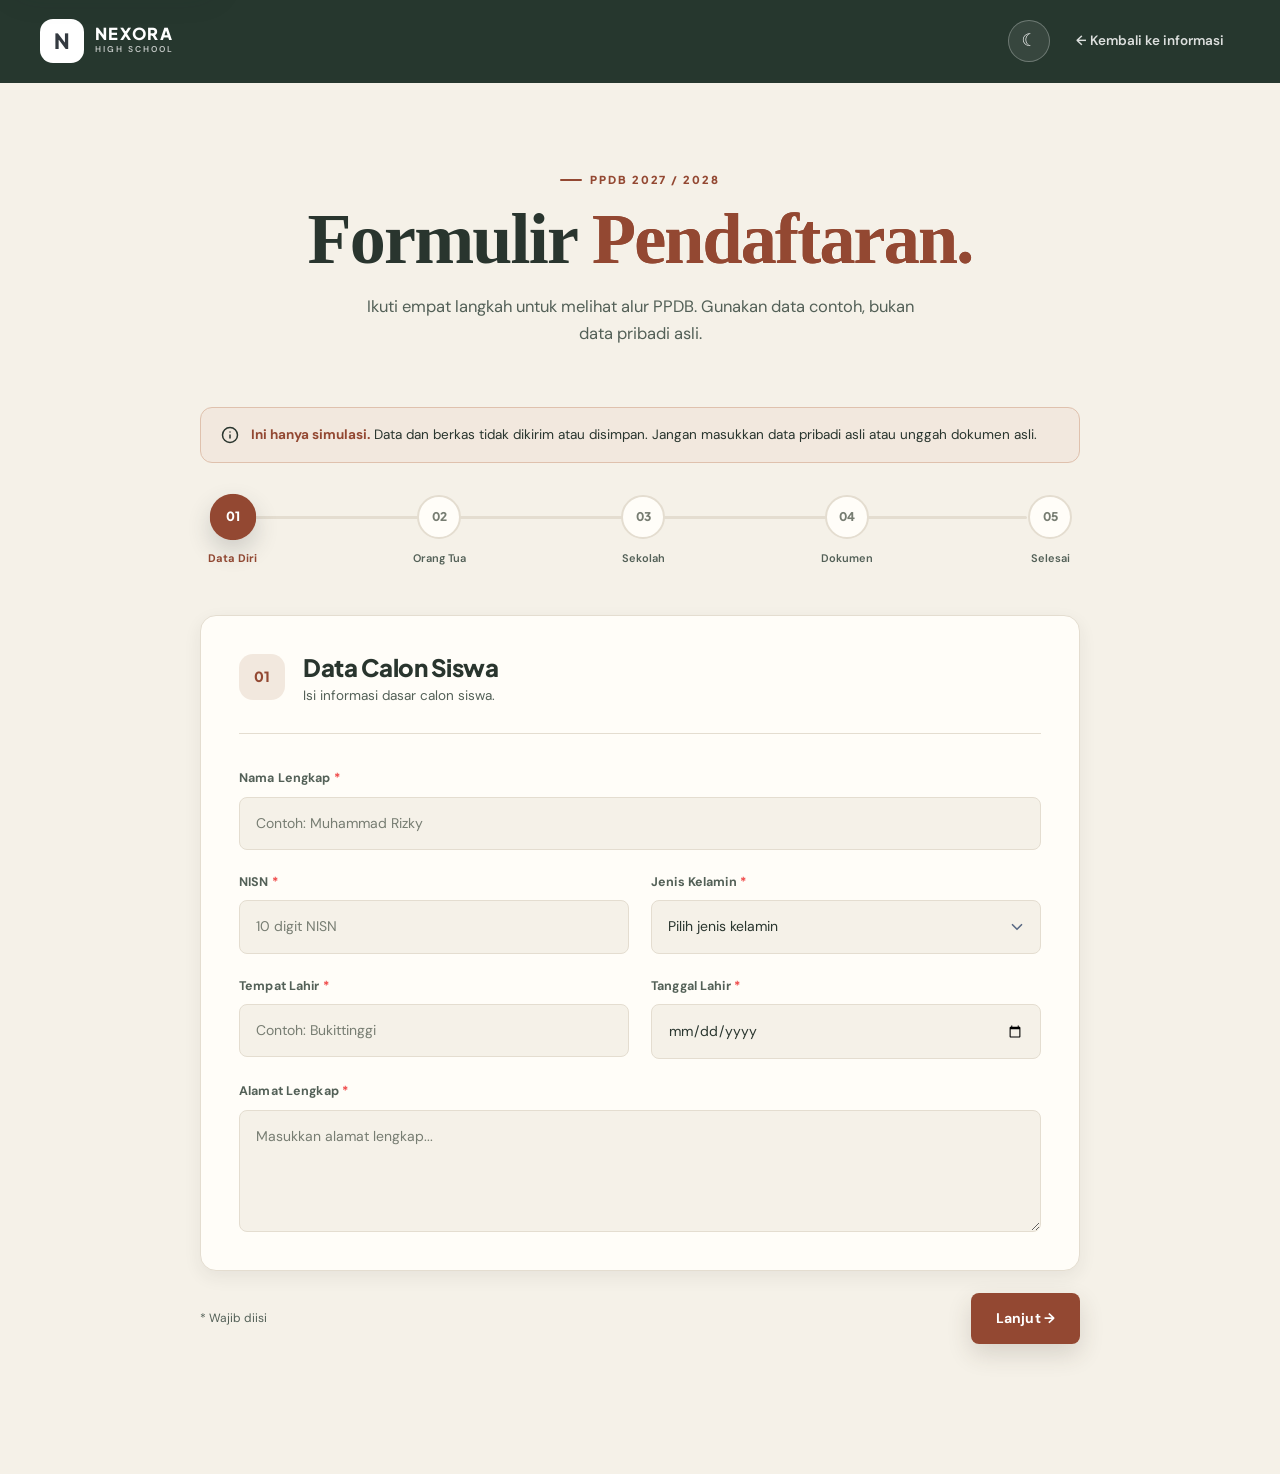
<file: form.html>
<!DOCTYPE html>
<html lang="id">

<head>

    <meta charset="UTF-8">

    <meta name="viewport"
          content="width=device-width, initial-scale=1.0">

    <title>Form Pendaftaran | Nexora High School</title>
    <meta name="description" content="Formulir pendaftaran siswa baru Nexora High School untuk PPDB 2027/2028.">

    <meta name="theme-color" content="#102A43">

    <script>
    localStorage.getItem("nexora-theme")==="dark"&&document.documentElement.classList.add("dark");
    </script>

    <link rel="icon" type="image/svg+xml" href="favicon.svg">
    <link rel="apple-touch-icon" href="apple-touch-icon.png">
    <link rel="manifest" href="manifest.json">

    <link rel="preconnect"
          href="https://fonts.googleapis.com">

    <link rel="preconnect"
          href="https://fonts.gstatic.com"
          crossorigin>

    <link href="https://fonts.googleapis.com/css2?family=DM+Sans:wght@400;500;600;700&family=Plus+Jakarta+Sans:wght@500;600;700;800&display=swap"
          rel="stylesheet">

    <link rel="stylesheet"
          href="css/style.css">

</head>


<body class="form-page">

<div class="scroll-progress" aria-hidden="true"><div id="scrollProgress"></div></div>
<a class="skip-link" href="#main-content">Lewati ke konten utama</a>


<header class="navbar" id="navbar">

    <div class="container nav-container">

        <a href="index.html" class="logo">

            <span class="logo-icon">N</span>

            <span>

                <strong>NEXORA</strong>

                <small>HIGH SCHOOL</small>

            </span>

        </a>


        <div class="nav-actions">

            <button type="button" class="theme-toggle"
                    id="themeToggle" aria-label="Aktifkan tema gelap" title="Ganti tema">

                ◐

            </button>

            <a href="pendaftaran.html"
               class="back-link">

                ← Kembali ke informasi

            </a>

        </div>

    </div>

</header>


<main class="form-main" id="main-content">


<div class="container">


<div class="form-header reveal">

    <span class="section-label">
        PPDB 2027 / 2028
    </span>

    <h1>
        Formulir
        <span>Pendaftaran.</span>
    </h1>

    <p>
        Ikuti empat langkah untuk melihat alur PPDB.
        Gunakan data contoh, bukan data pribadi asli.
    </p>

</div>


<div class="form-notice reveal" role="note">
    <svg width="18" height="18" viewBox="0 0 24 24" fill="none" stroke="currentColor" stroke-width="2" stroke-linecap="round" stroke-linejoin="round"><circle cx="12" cy="12" r="10"></circle><line x1="12" y1="16" x2="12" y2="12"></line><line x1="12" y1="8" x2="12.01" y2="8"></line></svg>
    <span>
        <strong>Ini hanya simulasi.</strong> Data dan berkas tidak dikirim atau disimpan.
        Jangan masukkan data pribadi asli atau unggah dokumen asli.
    </span>
</div>


<!-- PROGRESS -->

<div class="form-progress" role="group" aria-label="Tahapan simulasi pendaftaran">

    <div class="progress-line">

        <div id="progressBar"></div>

    </div>


    <div class="progress-step active" aria-current="step">

        <span>01</span>

        <small>Data Diri</small>

    </div>


    <div class="progress-step">

        <span>02</span>

        <small>Orang Tua</small>

    </div>


    <div class="progress-step">

        <span>03</span>

        <small>Sekolah</small>

    </div>


    <div class="progress-step">

        <span>04</span>

        <small>Dokumen</small>

    </div>


    <div class="progress-step">

        <span>05</span>

        <small>Selesai</small>

    </div>

</div>


<!-- FORM -->

<form id="registrationForm"
      class="registration-form"
      autocomplete="off"
      novalidate>


<!-- STEP 1 -->

<section class="form-step active" aria-hidden="false">

    <div class="form-card">

        <div class="form-card-heading">

            <span>01</span>

            <div>

                <h2 tabindex="-1">
                    Data Calon Siswa
                </h2>

                <p>
                    Isi informasi dasar calon siswa.
                </p>

            </div>

        </div>


        <div class="form-grid">


            <div class="input-group full">

                <label for="nama">
                    Nama Lengkap
                    <span>*</span>
                </label>

                <input
                    type="text"
                    id="nama"
                    name="nama"
                    placeholder="Contoh: Muhammad Rizky"
                    required>

            </div>


            <div class="input-group">

                <label for="nisn">
                    NISN
                    <span>*</span>
                </label>

                <input
                    type="text"
                    id="nisn"
                    name="nisn"
                    inputmode="numeric"
                    placeholder="10 digit NISN"
                    maxlength="10"
                    pattern="[0-9]{10}"
                    required>

            </div>


            <div class="input-group">

                <label for="gender">
                    Jenis Kelamin
                    <span>*</span>
                </label>

                <select id="gender" name="gender" required>

                    <option value="">
                        Pilih jenis kelamin
                    </option>

                    <option value="Laki-laki">
                        Laki-laki
                    </option>

                    <option value="Perempuan">
                        Perempuan
                    </option>

                </select>

            </div>


            <div class="input-group">

                <label for="tempat-lahir">
                    Tempat Lahir
                    <span>*</span>
                </label>

                <input
                    type="text"
                    id="tempat-lahir"
                    name="tempat_lahir"
                    placeholder="Contoh: Bukittinggi"
                    required>

            </div>


            <div class="input-group">

                <label for="tanggal-lahir">
                    Tanggal Lahir
                    <span>*</span>
                </label>

                <input
                    type="date"
                    id="tanggal-lahir"
                    name="tanggal_lahir"
                    required>

            </div>


            <div class="input-group full">

                <label for="alamat">
                    Alamat Lengkap
                    <span>*</span>
                </label>

                <textarea
                    name="alamat"
                    id="alamat"
                    rows="4"
                    placeholder="Masukkan alamat lengkap..."
                    required></textarea>

            </div>


        </div>

    </div>


    <div class="form-navigation">

        <span>
            * Wajib diisi
        </span>

        <button type="button"
                class="btn btn-primary next-btn">

            Lanjut →

        </button>

    </div>

</section>


<!-- STEP 2 -->

<section class="form-step" aria-hidden="true">

    <div class="form-card">

        <div class="form-card-heading">

            <span>02</span>

            <div>

                <h2 tabindex="-1">
                    Data Orang Tua / Wali
                </h2>

                <p>
                    Informasi orang tua atau wali calon siswa.
                </p>

            </div>

        </div>


        <div class="form-grid">


            <div class="input-group">

                <label for="ayah">
                    Nama Ayah
                    <span>*</span>
                </label>

                <input
                    type="text"
                    id="ayah"
                    name="ayah"
                    placeholder="Nama lengkap ayah"
                    required>

            </div>


            <div class="input-group">

                <label for="ibu">
                    Nama Ibu
                    <span>*</span>
                </label>

                <input
                    type="text"
                    id="ibu"
                    name="ibu"
                    placeholder="Nama lengkap ibu"
                    required>

            </div>


            <div class="input-group">

                <label for="phone">
                    No. HP Orang Tua
                    <span>*</span>
                </label>

                <input
                    type="tel"
                    id="phone"
                    name="phone"
                    inputmode="tel"
                    placeholder="08xxxxxxxxxx"
                    required>

            </div>


            <div class="input-group">

                <label for="pekerjaan">
                    Pekerjaan Orang Tua
                </label>

                <input
                    type="text"
                    id="pekerjaan"
                    name="pekerjaan"
                    placeholder="Contoh: Wiraswasta">

            </div>


            <div class="input-group full">

                <label for="email">
                    Email
                </label>

                <input
                    type="email"
                    id="email"
                    name="email"
                    placeholder="nama@email.com">

            </div>


        </div>

    </div>


    <div class="form-navigation">

        <button type="button"
                class="btn btn-secondary prev-btn">

            ← Kembali

        </button>

        <button type="button"
                class="btn btn-primary next-btn">

            Lanjut →

        </button>

    </div>

</section>


<!-- STEP 3 -->

<section class="form-step" aria-hidden="true">

    <div class="form-card">

        <div class="form-card-heading">

            <span>03</span>

            <div>

                <h2 tabindex="-1">
                    Data Sekolah Asal
                </h2>

                <p>
                    Informasi pendidikan sebelumnya.
                </p>

            </div>

        </div>


        <div class="form-grid">


            <div class="input-group full">

                <label for="sekolah">
                    Nama Sekolah Asal
                    <span>*</span>
                </label>

                <input
                    type="text"
                    id="sekolah"
                    name="sekolah"
                    placeholder="Contoh: SMP Negeri 1"
                    required>

            </div>


            <div class="input-group">

                <label for="npsn">
                    NPSN
                </label>

                <input
                    type="text"
                    id="npsn"
                    name="npsn"
                    placeholder="NPSN sekolah">

            </div>


            <div class="input-group">

                <label for="tahun">
                    Tahun Lulus
                    <span>*</span>
                </label>

                <select id="tahun" name="tahun" required>

                    <option value="">
                        Pilih tahun
                    </option>

                    <option value="2027">
                        2027
                    </option>

                    <option value="2026">
                        2026
                    </option>

                </select>

            </div>


            <div class="input-group">

                <label for="nilai">
                    Nilai Rata-rata
                    <span>*</span>
                </label>

                <input
                    type="number"
                    id="nilai"
                    name="nilai"
                    min="0"
                    max="100"
                    step="0.01"
                    placeholder="Contoh: 88.50"
                    required>

            </div>


            <div class="input-group">

                <label for="jalur">
                    Jalur Pendaftaran
                    <span>*</span>
                </label>

                <select id="jalur" name="jalur" required>

                    <option value="">
                        Pilih jalur
                    </option>

                    <option value="Prestasi">
                        Jalur Prestasi
                    </option>

                    <option value="Reguler">
                        Jalur Reguler
                    </option>

                    <option value="Afirmasi">
                        Jalur Afirmasi
                    </option>

                </select>

            </div>


            <div class="input-group full">

                <label for="program">
                    Program Pilihan
                    <span>*</span>
                </label>

                <select id="program" name="program" required>

                    <option value="">
                        Pilih program
                    </option>

                    <option value="Science">
                        Sains
                    </option>

                    <option value="Social">
                        Sosial
                    </option>

                    <option value="Technology">
                        Teknologi
                    </option>

                    <option value="Global Class">
                        Kelas Global
                    </option>

                </select>

            </div>


        </div>

    </div>


    <div class="form-navigation">

        <button type="button"
                class="btn btn-secondary prev-btn">

            ← Kembali

        </button>

        <button type="button"
                class="btn btn-primary next-btn">

            Lanjut →

        </button>

    </div>

</section>


<!-- STEP 4 -->

<section class="form-step" aria-hidden="true">

    <div class="form-card">

        <div class="form-card-heading">

            <span>04</span>

            <div>

                <h2 tabindex="-1">
                    Dokumen Pendaftaran
                </h2>

                <p>
                    Unggah berkas contoh jika ingin; langkah ini opsional.
                </p>

            </div>

        </div>


        <div class="upload-grid">


            <label class="upload-box">

                <input
                    type="file"
                    name="kk"
                    accept=".jpg,.jpeg,.png,.pdf">

                <span class="upload-icon">
                    📄
                </span>

                <strong>
                    Kartu Keluarga
                </strong>

                <small>
                    JPG, PNG atau PDF
                </small>

            </label>


            <label class="upload-box">

                <input
                    type="file"
                    name="akta"
                    accept=".jpg,.jpeg,.png,.pdf">

                <span class="upload-icon">
                    🪪
                </span>

                <strong>
                    Akta Kelahiran
                </strong>

                <small>
                    JPG, PNG atau PDF
                </small>

            </label>


            <label class="upload-box">

                <input
                    type="file"
                    name="rapor"
                    accept=".jpg,.jpeg,.png,.pdf">

                <span class="upload-icon">
                    📚
                </span>

                <strong>
                    Rapor
                </strong>

                <small>
                    JPG, PNG atau PDF
                </small>

            </label>


        </div>


    </div>


    <div class="form-navigation">

        <button type="button"
                class="btn btn-secondary prev-btn">

            ← Kembali

        </button>

        <button type="submit"
                class="btn btn-primary">

            Selesaikan Simulasi ✓

        </button>

    </div>

</section>


<!-- SUCCESS -->

<section class="form-step success-step" aria-hidden="true">

    <div class="success-card">

        <div class="success-icon">
            ✓
        </div>

        <span class="section-label">
            SIMULASI SELESAI
        </span>

        <h2 tabindex="-1">
            Alur pendaftaran
            <span>sudah dicoba.</span>
        </h2>

        <p>
            Tidak ada pendaftaran yang dikirim atau disimpan.
            Untuk informasi PPDB, silakan kembali ke halaman informasi.
        </p>

        <a href="pendaftaran.html"
           class="btn btn-primary">

            Kembali ke Info Pendaftaran

        </a>

    </div>

</section>


</form>

</div>

</main>

<button type="button" class="back-to-top" id="backToTop" aria-label="Kembali ke atas">↑</button>

<script src="js/script.js"></script>

</body>
</html>
</file>
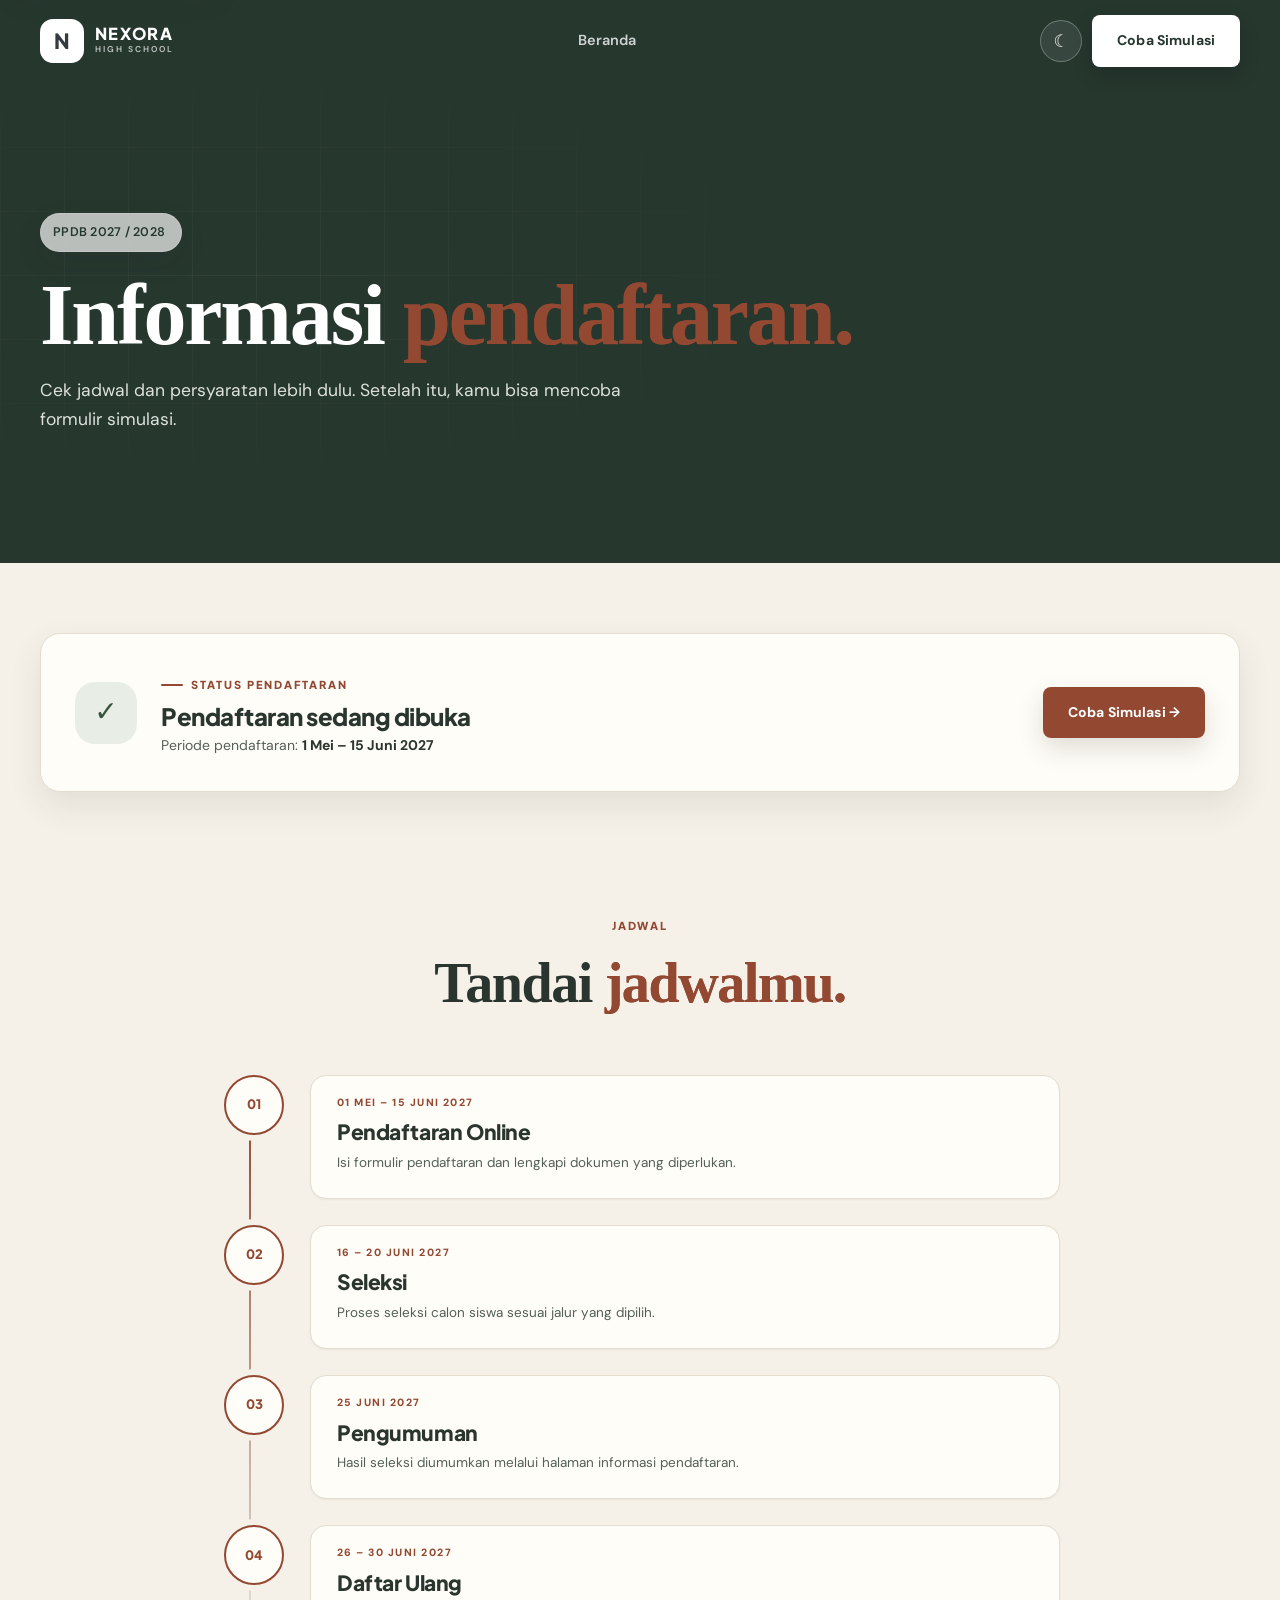
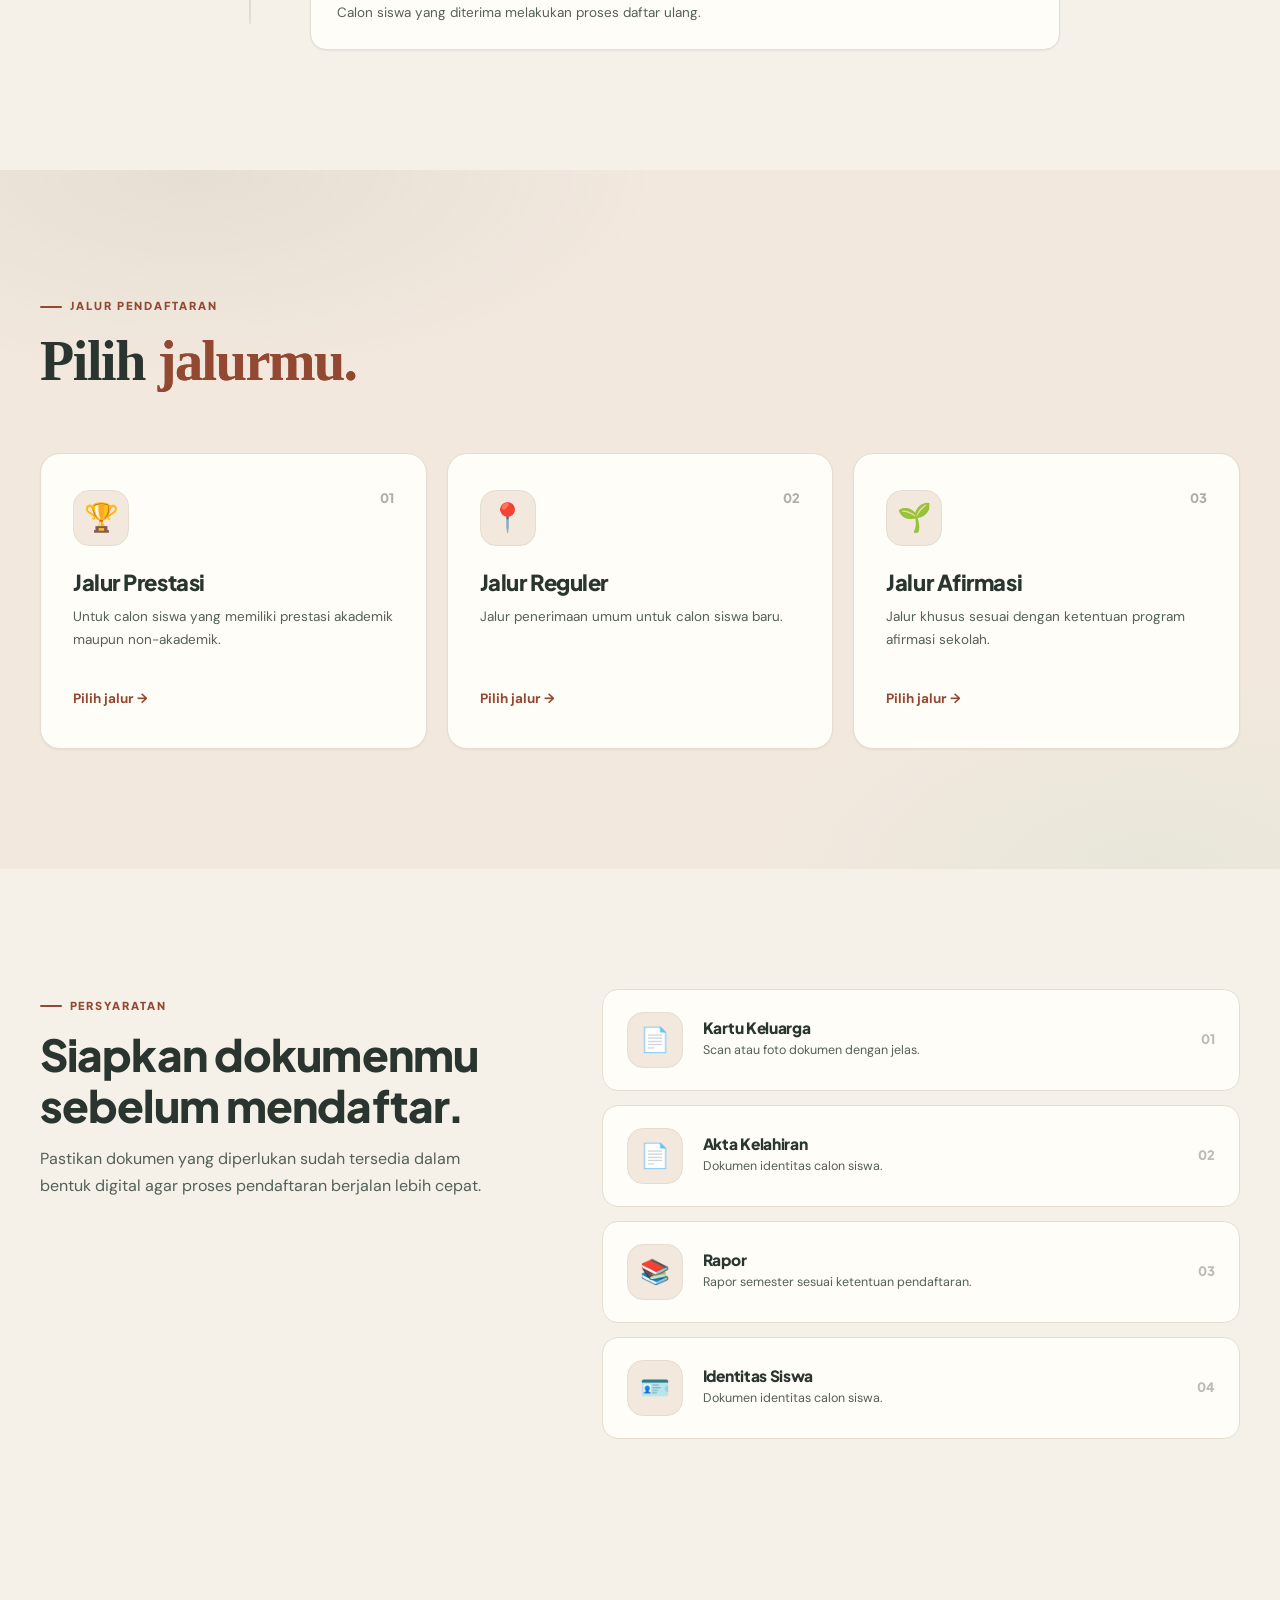
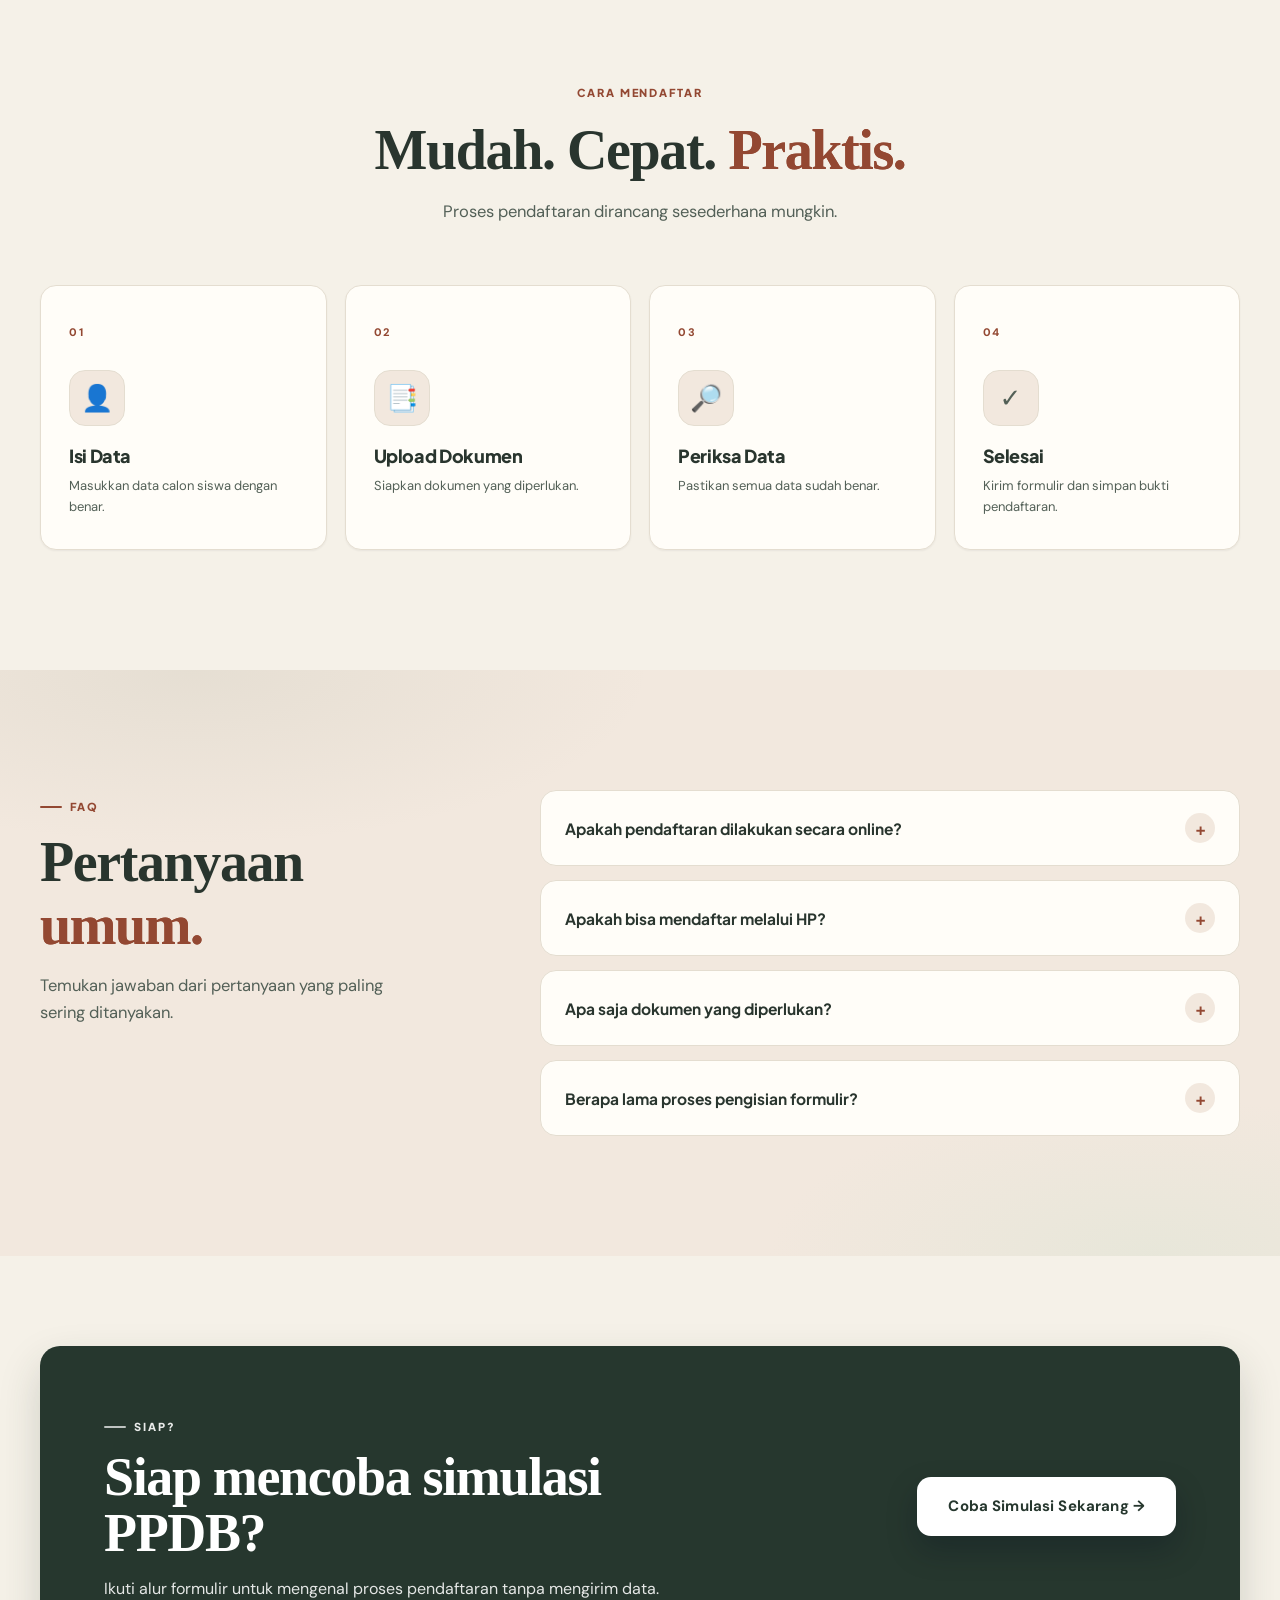
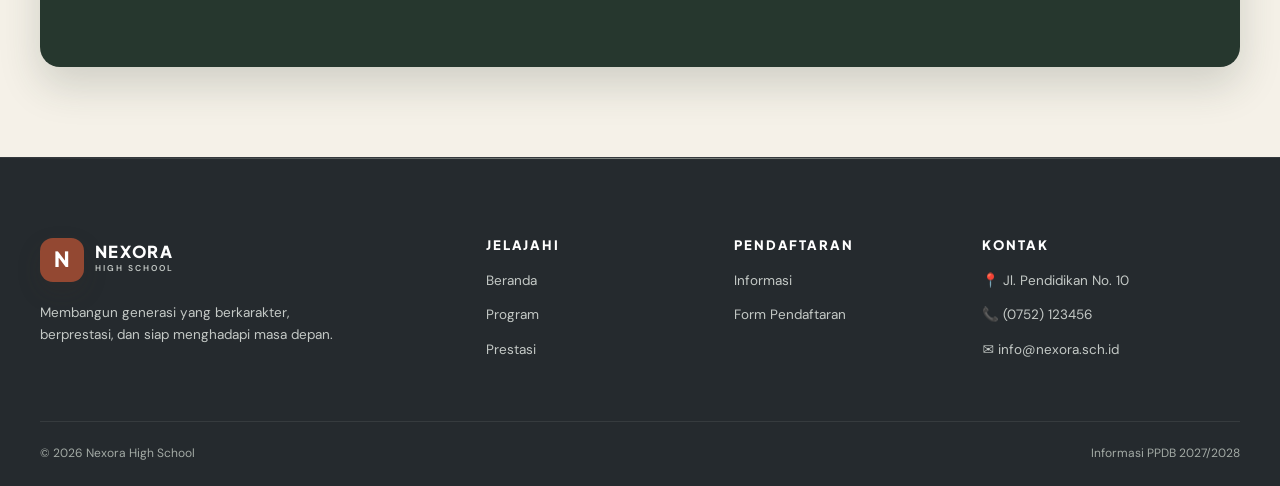
<file: pendaftaran.html>
<!DOCTYPE html>
<html lang="id">
<head>

    <meta charset="UTF-8">
    <meta name="viewport" content="width=device-width, initial-scale=1.0">

    <title>Info Pendaftaran | Nexora High School</title>
    <meta name="description" content="Informasi lengkap pendaftaran siswa baru Nexora High School 2027/2028.">
    <meta name="theme-color" content="#102A43">

    <script>
    localStorage.getItem("nexora-theme")==="dark"&&document.documentElement.classList.add("dark");
    </script>

    <link rel="icon" type="image/svg+xml" href="favicon.svg">
    <link rel="apple-touch-icon" href="apple-touch-icon.png">
    <link rel="manifest" href="manifest.json">

    <link rel="preconnect" href="https://fonts.googleapis.com">

    <link rel="preconnect"
          href="https://fonts.gstatic.com"
          crossorigin>

    <link href="https://fonts.googleapis.com/css2?family=DM+Sans:wght@400;500;600;700&family=Plus+Jakarta+Sans:wght@500;600;700;800&display=swap"
          rel="stylesheet">

    <link rel="stylesheet" href="css/style.css">

</head>

<body>


<div class="scroll-progress" aria-hidden="true"><div id="scrollProgress"></div></div>
<a class="skip-link" href="#main-content">Lewati ke konten utama</a>

<!-- NAVBAR -->

<header class="navbar" id="navbar">

    <div class="container nav-container">

        <a href="index.html" class="logo">

            <span class="logo-icon">N</span>

            <span>
                <strong>NEXORA</strong>
                <small>HIGH SCHOOL</small>
            </span>

        </a>


        <nav class="nav-menu" id="navMenu">

            <a href="index.html">Beranda</a>

        </nav>


        <div class="nav-actions">

            <button type="button" class="theme-toggle" id="themeToggle" aria-label="Aktifkan tema gelap" title="Ganti tema">
                ◐
            </button>

            <a href="form.html"
               class="btn btn-primary nav-button">
                Coba Simulasi
            </a>

            <button type="button" class="menu-toggle" id="menuToggle" aria-controls="navMenu" aria-expanded="false" aria-label="Buka menu navigasi">
                ☰
            </button>

        </div>

    </div>

</header>


<main id="main-content">


<!-- PAGE HERO -->

<section class="page-hero">

    <div class="hero-grid-lines"></div>
    <div class="hero-blob one"></div>

    <div class="container">

        <div class="page-hero-content reveal">

            <span class="hero-badge">
                PPDB 2027 / 2028
            </span>

            <h1>
                Informasi
                <span>pendaftaran.</span>
            </h1>

            <p>
                Cek jadwal dan persyaratan lebih dulu.
                Setelah itu, kamu bisa mencoba formulir simulasi.
            </p>

        </div>

    </div>

</section>


<!-- OPEN REGISTRATION -->

<section class="section registration-status">

    <div class="container">

        <div class="status-card reveal">

            <div class="status-icon">
                ✓
            </div>

            <div>

                <span class="section-label">
                    STATUS PENDAFTARAN
                </span>

                <h2>
                    Pendaftaran sedang dibuka
                </h2>

                <p>
                    Periode pendaftaran:
                    <strong>1 Mei – 15 Juni 2027</strong>
                </p>

            </div>

            <a href="form.html"
               class="btn btn-primary">
                Coba Simulasi →
            </a>

        </div>

    </div>

</section>


<!-- TIMELINE -->

<section class="section">

    <div class="container">

        <div class="section-heading center reveal">

            <span class="section-label">
                JADWAL
            </span>

            <h2>
                Tandai
                <span>jadwalmu.</span>
            </h2>

        </div>


        <div class="timeline">

            <div class="timeline-item reveal">

                <div class="timeline-number">
                    01
                </div>

                <div class="timeline-content">

                    <span>01 MEI – 15 JUNI 2027</span>

                    <h3>
                        Pendaftaran Online
                    </h3>

                    <p>
                        Isi formulir pendaftaran dan
                        lengkapi dokumen yang diperlukan.
                    </p>

                </div>

            </div>


            <div class="timeline-item reveal">

                <div class="timeline-number">
                    02
                </div>

                <div class="timeline-content">

                    <span>16 – 20 JUNI 2027</span>

                    <h3>
                        Seleksi
                    </h3>

                    <p>
                        Proses seleksi calon siswa
                        sesuai jalur yang dipilih.
                    </p>

                </div>

            </div>


            <div class="timeline-item reveal">

                <div class="timeline-number">
                    03
                </div>

                <div class="timeline-content">

                    <span>25 JUNI 2027</span>

                    <h3>
                        Pengumuman
                    </h3>

                    <p>
                        Hasil seleksi diumumkan melalui
                        halaman informasi pendaftaran.
                    </p>

                </div>

            </div>


            <div class="timeline-item reveal">

                <div class="timeline-number">
                    04
                </div>

                <div class="timeline-content">

                    <span>26 – 30 JUNI 2027</span>

                    <h3>
                        Daftar Ulang
                    </h3>

                    <p>
                        Calon siswa yang diterima melakukan
                        proses daftar ulang.
                    </p>

                </div>

            </div>

        </div>

    </div>

</section>


<!-- REGISTRATION PATH -->

<section class="section path-section">

    <div class="container">

        <div class="section-heading reveal">

            <span class="section-label">
                JALUR PENDAFTARAN
            </span>

            <h2>
                Pilih
                <span>jalurmu.</span>
            </h2>

        </div>


        <div class="path-grid">

            <article class="path-card reveal">

                <div class="path-icon">
                    🏆
                </div>

                <span>01</span>

                <h3>
                    Jalur Prestasi
                </h3>

                <p>
                    Untuk calon siswa yang memiliki
                    prestasi akademik maupun non-akademik.
                </p>

                <a href="form.html?jalur=Prestasi">
                    Pilih jalur →
                </a>

            </article>


            <article class="path-card reveal">

                <div class="path-icon">
                    📍
                </div>

                <span>02</span>

                <h3>
                    Jalur Reguler
                </h3>

                <p>
                    Jalur penerimaan umum untuk
                    calon siswa baru.
                </p>

                <a href="form.html?jalur=Reguler">
                    Pilih jalur →
                </a>

            </article>


            <article class="path-card reveal">

                <div class="path-icon">
                    🌱
                </div>

                <span>03</span>

                <h3>
                    Jalur Afirmasi
                </h3>

                <p>
                    Jalur khusus sesuai dengan
                    ketentuan program afirmasi sekolah.
                </p>

                <a href="form.html?jalur=Afirmasi">
                    Pilih jalur →
                </a>

            </article>

        </div>

    </div>

</section>


<!-- REQUIREMENTS -->

<section class="section requirements-section">

    <div class="container">

        <div class="requirements-grid">

            <div class="requirements-intro reveal">

                <span class="section-label">
                    PERSYARATAN
                </span>

                <h2>
                    Siapkan dokumenmu
                    sebelum mendaftar.
                </h2>

                <p>
                    Pastikan dokumen yang diperlukan
                    sudah tersedia dalam bentuk digital
                    agar proses pendaftaran berjalan lebih cepat.
                </p>

            </div>


            <div class="requirements-list">

                <div class="requirement reveal">

                    <div class="requirement-icon">
                        📄
                    </div>

                    <div>

                        <h3>
                            Kartu Keluarga
                        </h3>

                        <p>
                            Scan atau foto dokumen
                            dengan jelas.
                        </p>

                    </div>

                    <span>01</span>

                </div>


                <div class="requirement reveal">

                    <div class="requirement-icon">
                        📄
                    </div>

                    <div>

                        <h3>
                            Akta Kelahiran
                        </h3>

                        <p>
                            Dokumen identitas calon siswa.
                        </p>

                    </div>

                    <span>02</span>

                </div>


                <div class="requirement reveal">

                    <div class="requirement-icon">
                        📚
                    </div>

                    <div>

                        <h3>
                            Rapor
                        </h3>

                        <p>
                            Rapor semester sesuai
                            ketentuan pendaftaran.
                        </p>

                    </div>

                    <span>03</span>

                </div>


                <div class="requirement reveal">

                    <div class="requirement-icon">
                        🪪
                    </div>

                    <div>

                        <h3>
                            Identitas Siswa
                        </h3>

                        <p>
                            Dokumen identitas calon siswa.
                        </p>

                    </div>

                    <span>04</span>

                </div>

            </div>

        </div>

    </div>

</section>


<!-- HOW TO -->

<section class="section how-section">

    <div class="container">

        <div class="section-heading center reveal">

            <span class="section-label">
                CARA MENDAFTAR
            </span>

            <h2>
                Mudah. Cepat.
                <span>Praktis.</span>
            </h2>

            <p>
                Proses pendaftaran dirancang sesederhana mungkin.
            </p>

        </div>


        <div class="steps-grid">

            <div class="step reveal">

                <span>01</span>

                <div class="step-icon">
                    👤
                </div>

                <h3>
                    Isi Data
                </h3>

                <p>
                    Masukkan data calon siswa
                    dengan benar.
                </p>

            </div>


            <div class="step reveal">

                <span>02</span>

                <div class="step-icon">
                    📑
                </div>

                <h3>
                    Upload Dokumen
                </h3>

                <p>
                    Siapkan dokumen yang
                    diperlukan.
                </p>

            </div>


            <div class="step reveal">

                <span>03</span>

                <div class="step-icon">
                    🔎
                </div>

                <h3>
                    Periksa Data
                </h3>

                <p>
                    Pastikan semua data
                    sudah benar.
                </p>

            </div>


            <div class="step reveal">

                <span>04</span>

                <div class="step-icon">
                    ✓
                </div>

                <h3>
                    Selesai
                </h3>

                <p>
                    Kirim formulir dan
                    simpan bukti pendaftaran.
                </p>

            </div>

        </div>

    </div>

</section>


<!-- FAQ -->

<section class="section faq-section">

    <div class="container faq-grid">

        <div class="section-heading reveal">

            <span class="section-label">
                FAQ
            </span>

            <h2>
                Pertanyaan
                <span>umum.</span>
            </h2>

            <p>
                Temukan jawaban dari pertanyaan
                yang paling sering ditanyakan.
            </p>

        </div>


        <div class="faq-list">

            <div class="faq-item reveal">

                <button type="button" class="faq-question" aria-expanded="false" aria-controls="faq-answer-1">

                    Apakah pendaftaran dilakukan secara online?

                    <span>+</span>

                </button>

                <div class="faq-answer" id="faq-answer-1" hidden>

                    <p>
                        Ya. Pada simulasi website ini,
                        seluruh proses pendaftaran dilakukan
                        melalui formulir online.
                    </p>

                </div>

            </div>


            <div class="faq-item reveal">

                <button type="button" class="faq-question" aria-expanded="false" aria-controls="faq-answer-2">

                    Apakah bisa mendaftar melalui HP?

                    <span>+</span>

                </button>

                <div class="faq-answer" id="faq-answer-2" hidden>

                    <p>
                        Bisa. Website dirancang responsive
                        sehingga dapat digunakan melalui
                        smartphone, tablet, maupun laptop.
                    </p>

                </div>

            </div>


            <div class="faq-item reveal">

                <button type="button" class="faq-question" aria-expanded="false" aria-controls="faq-answer-3">

                    Apa saja dokumen yang diperlukan?

                    <span>+</span>

                </button>

                <div class="faq-answer" id="faq-answer-3" hidden>

                    <p>
                        Beberapa dokumen yang diperlukan
                        antara lain kartu keluarga, akta
                        kelahiran, rapor, dan identitas siswa.
                    </p>

                </div>

            </div>


            <div class="faq-item reveal">

                <button type="button" class="faq-question" aria-expanded="false" aria-controls="faq-answer-4">

                    Berapa lama proses pengisian formulir?

                    <span>+</span>

                </button>

                <div class="faq-answer" id="faq-answer-4" hidden>

                    <p>
                        Dengan dokumen yang sudah disiapkan,
                        pengisian formulir diperkirakan
                        membutuhkan waktu sekitar 5–10 menit.
                    </p>

                </div>

            </div>

        </div>

    </div>

</section>


<!-- FINAL CTA -->

<section class="cta-section">

    <div class="container">

        <div class="cta-box reveal">

            <div>

                <span class="section-label">
                    SIAP?
                </span>

                <h2>Siap mencoba simulasi PPDB?</h2>

                <p>
                    Ikuti alur formulir untuk mengenal proses
                    pendaftaran tanpa mengirim data.
                </p>

            </div>

            <a href="form.html"
               class="btn btn-white btn-large">
                Coba Simulasi Sekarang →
            </a>

        </div>

    </div>

</section>


</main>


<!-- FOOTER -->

<footer class="footer">

    <div class="container footer-grid">

        <div class="footer-brand">

            <a href="index.html" class="logo footer-logo">

                <span class="logo-icon">N</span>

                <span>
                    <strong>NEXORA</strong>
                    <small>HIGH SCHOOL</small>
                </span>

            </a>

            <p>
                Membangun generasi yang berkarakter,
                berprestasi, dan siap menghadapi masa depan.
            </p>

        </div>


        <div class="footer-column">

            <h4>Jelajahi</h4>

            <a href="index.html">Beranda</a>
            <a href="index.html#program">Program</a>
            <a href="index.html#prestasi">Prestasi</a>

        </div>


        <div class="footer-column">

            <h4>Pendaftaran</h4>

            <a href="pendaftaran.html">
                Informasi
            </a>

            <a href="form.html">
                Form Pendaftaran
            </a>

        </div>


        <div class="footer-column">

            <h4>Kontak</h4>

            <span>📍 Jl. Pendidikan No. 10</span>
            <span>📞 (0752) 123456</span>
            <span>✉️ info@nexora.sch.id</span>

        </div>

    </div>


    <div class="container footer-bottom">

        <span>
            © <span class="current-year">2026</span> Nexora High School
        </span>

        <span>Informasi PPDB 2027/2028</span>

    </div>

</footer>

<button type="button" class="back-to-top" id="backToTop" aria-label="Kembali ke atas">↑</button>

<script src="js/script.js"></script>

</body>
</html>
</file>
<file: css/style.css>
/* =========================================================
   NEXORA HIGH SCHOOL
   MAIN STYLESHEET
   ========================================================= */


/* ================= TOKENS ================= */

:root {
    --brand-50: #eefbf8;
    --brand-100: #d9f7ef;
    --brand-200: #b7f0de;
    --brand-400: #2ec4b6;
    --brand-500: #0f172a;
    --brand-600: #0b1220;
    --brand-700: #08101a;

    --cyan-400: #1abfb8;
    --violet-500: #5b4ef5;
    --green-500: #22c55e;
    --green-100: #ebfff3;
    --red-500: #ef4444;

    --primary: #0f172a;
    --primary-dark: #0b1220;

    --navy: #0f172a;
    --navy-light: #111827;

    --text: #0f172a;
    --text-light: #475569;
    --text-muted: #64748b;

    --white: #ffffff;
    --background: #f4fbff;
    --surface: #ffffff;
    --card: #ffffff;
    --border: #dfeaf2;
    --border-strong: #c7d9eb;
    --blue-light: #dffaf6;

    --grad-brand: linear-gradient(135deg, #0f172a 0%, #1abfb8 100%);
    --grad-brand-soft: linear-gradient(135deg, #dffaf6 0%, #f4fbff 100%);
    --grad-text: linear-gradient(100deg, #0f172a 0%, #1abfb8 100%);

    --r-sm: 12px;
    --r-md: 16px;
    --r-lg: 22px;
    --r-xl: 28px;
    --r-pill: 999px;

    --shadow-xs: 0 1px 2px rgba(37, 42, 46, 0.06);
    --shadow-sm: 0 6px 18px rgba(37, 42, 46, 0.07);
    --shadow-md: 0 14px 34px rgba(37, 42, 46, 0.09);
    --shadow-lg: 0 26px 60px rgba(37, 42, 46, 0.13);
    --shadow-brand: 0 14px 30px rgba(52, 58, 64, 0.2);

    --ring: 0 0 0 4px rgba(120, 138, 112, 0.2);

    --ease: cubic-bezier(0.22, 0.61, 0.36, 1);
    --t-fast: 0.2s var(--ease);
    --t: 0.32s var(--ease);
    --t-slow: 0.6s var(--ease);

    --nav-h: 82px;
}


/* ================= DARK MODE ================= */

.dark {
    --brand-50: #09131d;
    --brand-100: #102535;
    --brand-200: #183b4d;
    --brand-400: #64dacf;
    --brand-500: #14b8a6;
    --brand-600: #0ea5a2;
    --brand-700: #d7fdf3;

    --text: #ecfeff;
    --text-light: #c9d7da;
    --text-muted: #9db0b7;

    --background: #07151d;
    --surface: #0f1f2b;
    --card: #122535;
    --border: #1d3550;
    --border-strong: #2a4f67;
    --blue-light: #0f2731;

    --grad-brand-soft: linear-gradient(135deg, #102535 0%, #07151d 100%);
    --grad-text: linear-gradient(100deg, #d7fdf3 0%, #64dacf 100%);

    --shadow-xs: 0 1px 2px rgba(0, 0, 0, 0.4);
    --shadow-sm: 0 8px 20px rgba(0, 0, 0, 0.35);
    --shadow-md: 0 16px 38px rgba(0, 0, 0, 0.45);
    --shadow-lg: 0 28px 64px rgba(0, 0, 0, 0.55);
    --shadow-brand: 0 14px 32px rgba(0, 0, 0, 0.32);

    color-scheme: dark;
}

.dark img {
    filter: brightness(0.92) saturate(1.02);
}


/* ================= RESET & BASE ================= */

*,
*::before,
*::after {
    margin: 0;
    padding: 0;
    box-sizing: border-box;
}

html {
    scroll-behavior: smooth;
    -webkit-text-size-adjust: 100%;
}

body {
    font-family: "DM Sans", system-ui, -apple-system, "Segoe UI", sans-serif;
    font-size: 16px;
    color: var(--text-light);
    background: var(--background);
    line-height: 1.65;
    overflow-x: hidden;
    transition: background var(--t), color var(--t);
    -webkit-font-smoothing: antialiased;
}

img {
    width: 100%;
    display: block;
    max-width: 100%;
}

a {
    color: inherit;
    text-decoration: none;
}

ul {
    list-style: none;
}

button,
input,
textarea,
select {
    font: inherit;
    color: inherit;
}

h1, h2, h3, h4 {
    font-family: "Plus Jakarta Sans", "DM Sans", sans-serif;
    line-height: 1.12;
    letter-spacing: -0.02em;
    font-weight: 800;
    color: var(--text);
}

::selection {
    background: var(--brand-600);
    color: #fff;
}

:focus-visible {
    outline: 2px solid var(--brand-500);
    outline-offset: 3px;
    border-radius: 6px;
}

::-webkit-scrollbar {
    width: 11px;
    height: 11px;
}

::-webkit-scrollbar-track {
    background: var(--background);
}

::-webkit-scrollbar-thumb {
    background: var(--border-strong);
    border-radius: var(--r-pill);
    border: 3px solid var(--background);
}

::-webkit-scrollbar-thumb:hover {
    background: var(--brand-400);
}

section[id],
footer[id] {
    scroll-margin-top: calc(var(--nav-h) + 12px);
}


/* ================= LAYOUT ================= */

.container {
    width: min(1200px, calc(100% - 48px));
    margin-inline: auto;
}

.section {
    position: relative;
    padding: 120px 0;
}

.section-label {
    display: inline-flex;
    align-items: center;
    gap: 8px;
    color: var(--primary);
    font-family: "Plus Jakarta Sans", sans-serif;
    font-size: 11px;
    font-weight: 800;
    letter-spacing: 0.18em;
    text-transform: uppercase;
}

.section-label::before {
    content: "";
    width: 22px;
    height: 2px;
    border-radius: 2px;
    background: var(--grad-brand);
}

.section-heading {
    max-width: 680px;
    margin-bottom: 60px;
}

.section-heading.center {
    text-align: center;
    margin-inline: auto;
}

.section-heading.center .section-label::before {
    display: none;
}

.section-heading h2,
.about-content h2 {
    font-size: clamp(34px, 4.6vw, 56px);
    margin: 14px 0 16px;
}

.section-heading p,
.about-content p {
    color: var(--text-light);
    font-size: 16.5px;
    max-width: 60ch;
}

.section-heading.center p {
    margin-inline: auto;
}

.gradient-text {
    background: var(--grad-text);
    -webkit-background-clip: text;
    background-clip: text;
    color: transparent;
}


/* ================= BUTTONS ================= */

.btn {
    position: relative;
    display: inline-flex;
    align-items: center;
    justify-content: center;
    gap: 10px;
    padding: 13px 24px;
    border: 1px solid transparent;
    border-radius: var(--r-sm);
    font-size: 14px;
    font-weight: 700;
    letter-spacing: 0.01em;
    cursor: pointer;
    white-space: nowrap;
    overflow: hidden;
    transition: transform var(--t-fast), box-shadow var(--t), background var(--t), color var(--t), border-color var(--t);
}

.btn span {
    transition: transform var(--t);
}

.btn:hover {
    transform: translateY(-3px);
}

.btn:active {
    transform: translateY(-1px);
}

.btn-primary {
    background: var(--grad-brand);
    background-size: 160% 160%;
    color: #fff;
    box-shadow: var(--shadow-brand);
}

.btn-primary:hover {
    background-position: 100% 50%;
    background-color: #252a2e;
    box-shadow: 0 18px 38px rgba(37, 42, 46, 0.26);
}

.btn-primary:hover span {
    transform: translateX(4px);
}

.btn-primary::after {
    content: "";
    position: absolute;
    inset: 0;
    background: linear-gradient(115deg, transparent 30%, rgba(255, 255, 255, 0.35) 50%, transparent 70%);
    transform: translateX(-120%);
    transition: transform 0.7s var(--ease);
}

.btn-primary:hover::after {
    transform: translateX(120%);
}

.btn-outline {
    border-color: rgba(255, 255, 255, 0.35);
    color: #fff;
    background: rgba(255, 255, 255, 0.08);
    backdrop-filter: blur(10px);
}

.btn-outline:hover {
    background: rgba(255, 255, 255, 0.18);
    border-color: rgba(255, 255, 255, 0.6);
}

.hero .btn-outline {
    border-color: rgba(52, 58, 64, 0.3);
    color: #343a40;
    background: rgba(255, 255, 255, 0.46);
}

.hero .btn-outline:hover {
    border-color: #788a70;
    background: #ffffff;
}

.btn-white {
    background: #fff;
    color: #102a43;
    box-shadow: 0 14px 30px rgba(3, 12, 30, 0.25);
}

.btn-white:hover {
    box-shadow: 0 20px 40px rgba(3, 12, 30, 0.32);
}

.btn-secondary {
    background: var(--card);
    color: var(--text);
    border-color: var(--border);
    box-shadow: var(--shadow-xs);
}

.btn-secondary:hover {
    border-color: var(--brand-400);
    color: var(--primary);
    box-shadow: var(--shadow-sm);
}

.btn-large {
    padding: 16px 30px;
    font-size: 15px;
    border-radius: 14px;
}

.btn-block {
    width: 100%;
}


/* ================= SCROLL PROGRESS ================= */

.scroll-progress {
    position: fixed;
    inset: 0 0 auto 0;
    height: 3px;
    z-index: 1200;
    background: transparent;
    pointer-events: none;
}

.scroll-progress > div {
    height: 100%;
    width: 0;
    background: var(--grad-brand);
    box-shadow: 0 0 12px rgba(120, 138, 112, 0.45);
    transition: width 0.1s linear;
}


/* ================= BACK TO TOP ================= */

.back-to-top {
    position: fixed;
    right: 26px;
    bottom: 26px;
    z-index: 1100;
    width: 48px;
    height: 48px;
    display: grid;
    place-items: center;
    border: 1px solid var(--border);
    border-radius: 50%;
    background: var(--card);
    color: var(--text);
    font-size: 18px;
    cursor: pointer;
    box-shadow: var(--shadow-md);
    opacity: 0;
    visibility: hidden;
    transform: translateY(14px) scale(0.9);
    transition: opacity var(--t), transform var(--t), visibility var(--t), background var(--t), color var(--t);
}

.back-to-top.show {
    opacity: 1;
    visibility: visible;
    transform: translateY(0) scale(1);
}

.back-to-top:hover {
    background: var(--grad-brand);
    border-color: transparent;
    color: #fff;
    transform: translateY(-4px);
}


/* ================= NAVBAR ================= */

.navbar {
    position: sticky;
    top: 0;
    z-index: 1000;
    background: #343a40;
    backdrop-filter: blur(18px) saturate(160%);
    -webkit-backdrop-filter: blur(18px) saturate(160%);
    border-bottom: 1px solid transparent;
    transition: box-shadow var(--t), background var(--t), border-color var(--t), height var(--t);
}

.navbar.scrolled {
    border-bottom-color: rgba(255, 255, 255, 0.12);
    box-shadow: var(--shadow-sm);
    background: #343a40;
}

.navbar .logo small {
    color: rgba(255, 255, 255, 0.72);
}

.navbar .logo strong {
    color: #fff;
}

.nav-container {
    min-height: var(--nav-h);
    display: flex;
    align-items: center;
    justify-content: space-between;
    gap: 28px;
    transition: min-height var(--t);
}

.navbar.scrolled .nav-container {
    min-height: 68px;
}

.logo {
    display: flex;
    align-items: center;
    gap: 11px;
    flex-shrink: 0;
}

.logo-icon {
    width: 44px;
    height: 44px;
    border-radius: 13px;
    background: var(--grad-brand);
    color: #fff;
    display: grid;
    place-items: center;
    font-family: "Plus Jakarta Sans", sans-serif;
    font-weight: 800;
    font-size: 21px;
    box-shadow: var(--shadow-brand);
    transition: transform var(--t);
}

.navbar .logo-icon {
    background: #ffffff;
    color: #343a40;
    box-shadow: none;
}

.logo:hover .logo-icon {
    transform: rotate(-8deg) scale(1.05);
}

.logo strong {
    display: block;
    font-family: "Plus Jakarta Sans", sans-serif;
    font-size: 16.5px;
    font-weight: 800;
    letter-spacing: 0.08em;
    line-height: 1.1;
}

.logo small {
    display: block;
    font-size: 8.5px;
    font-weight: 600;
    letter-spacing: 0.24em;
    color: var(--text-light);
}

.nav-menu {
    display: flex;
    align-items: center;
    gap: 6px;
}

.nav-menu a {
    position: relative;
    padding: 9px 14px;
    border-radius: var(--r-pill);
    font-size: 14.5px;
    font-weight: 600;
    color: rgba(255, 255, 255, 0.78);
    transition: color var(--t-fast), background var(--t-fast);
}

.nav-menu a::after {
    content: "";
    position: absolute;
    left: 50%;
    bottom: 2px;
    width: 0;
    height: 2px;
    border-radius: 2px;
    background: #dde5d5;
    transform: translateX(-50%);
    transition: width var(--t);
}

.nav-menu a:hover {
    color: #fff;
    background: rgba(255, 255, 255, 0.1);
}

.nav-menu a.active {
    color: #fff;
}

.nav-menu a.active::after {
    width: 22px;
}

.nav-menu.open {
    background: #343a40;
}

.nav-menu.open a {
    color: rgba(255, 255, 255, 0.82);
}

.nav-menu.open a:hover,
.nav-menu.open a.active {
    color: #fff;
}

.nav-menu.open a:hover {
    background: rgba(255, 255, 255, 0.12);
}

.nav-actions {
    display: flex;
    align-items: center;
    gap: 10px;
}

.theme-toggle,
.menu-toggle {
    width: 42px;
    height: 42px;
    display: grid;
    place-items: center;
    border: 1px solid rgba(255, 255, 255, 0.28);
    border-radius: 50%;
    background: rgba(255, 255, 255, 0.08);
    color: #fff;
    font-size: 17px;
    line-height: 1;
    cursor: pointer;
    transition: background var(--t), color var(--t), border-color var(--t), transform var(--t);
}

.theme-toggle:hover,
.menu-toggle:hover {
    border-color: rgba(255, 255, 255, 0.65);
    color: #fff;
    transform: translateY(-2px);
}

.dark .theme-toggle {
    background: rgba(255, 255, 255, 0.12);
    border-color: rgba(255, 255, 255, 0.28);
    color: #fff;
}

.navbar .nav-button {
    background: #ffffff;
    color: #343a40;
    box-shadow: 0 8px 20px rgba(0, 0, 0, 0.16);
}

.navbar .nav-button:hover {
    background: #dde5d5;
    color: #252a2e;
}

.menu-toggle {
    display: none;
    font-size: 20px;
}


/* ================= HERO ================= */

.hero {
    position: relative;
    isolation: isolate;
    min-height: calc(100vh - var(--nav-h));
    max-height: 940px;
    display: flex;
    align-items: center;
    padding: 90px 0 110px;
    overflow: hidden;
    color: #343a40;
    background:
        linear-gradient(100deg, rgba(221, 229, 213, 0.97) 0%, rgba(221, 229, 213, 0.93) 48%, rgba(246, 247, 244, 0.62) 100%),
        url("https://images.unsplash.com/photo-1523050854058-8df90110c9f1?auto=format&fit=crop&w=2000&q=85")
        center / cover no-repeat;
}

.hero-overlay {
    position: absolute;
    inset: 0;
    z-index: -1;
    background:
        linear-gradient(100deg, rgba(221, 229, 213, 0.2) 0%, rgba(246, 247, 244, 0.12) 100%),
        radial-gradient(90% 70% at 82% 12%, rgba(120, 138, 112, 0.2) 0%, transparent 60%),
        radial-gradient(70% 60% at 8% 92%, rgba(255, 255, 255, 0.55) 0%, transparent 62%);
}

.hero-grid-lines {
    position: absolute;
    inset: 0;
    z-index: -1;
    background-image:
        linear-gradient(rgba(52, 58, 64, 0.045) 1px, transparent 1px),
        linear-gradient(90deg, rgba(52, 58, 64, 0.045) 1px, transparent 1px);
    background-size: 68px 68px;
    mask-image: radial-gradient(70% 60% at 30% 40%, #000 0%, transparent 78%);
    -webkit-mask-image: radial-gradient(70% 60% at 30% 40%, #000 0%, transparent 78%);
}

.hero-blob {
    position: absolute;
    z-index: -1;
    border-radius: 50%;
    filter: blur(70px);
    opacity: 0.5;
    animation: float 14s ease-in-out infinite;
}

.hero-blob.one {
    width: 380px;
    height: 380px;
    top: -110px;
    right: 4%;
    background: radial-gradient(circle, #788a70 0%, transparent 68%);
}

.hero-blob.two {
    width: 320px;
    height: 320px;
    bottom: -90px;
    left: -60px;
    background: radial-gradient(circle, #ffffff 0%, transparent 68%);
    animation-delay: -5s;
}

.hero-content {
    position: relative;
    z-index: 2;
}

.hero-text {
    max-width: 760px;
}

.hero-badge {
    display: inline-flex;
    align-items: center;
    gap: 10px;
    padding: 8px 16px 8px 12px;
    border: 1px solid rgba(52, 58, 64, 0.12);
    background: rgba(255, 255, 255, 0.68);
    backdrop-filter: blur(12px);
    -webkit-backdrop-filter: blur(12px);
    border-radius: var(--r-pill);
    font-size: 12.5px;
    font-weight: 600;
    letter-spacing: 0.02em;
    margin-bottom: 26px;
    box-shadow: 0 10px 30px rgba(37, 42, 46, 0.08);
}

.hero-badge span {
    position: relative;
    width: 8px;
    height: 8px;
    border-radius: 50%;
    background: #788a70;
    box-shadow: 0 0 0 0 rgba(120, 138, 112, 0.5);
    animation: pulse 2.4s infinite;
}

.hero h1 {
    font-size: clamp(48px, 7.6vw, 96px);
    line-height: 0.98;
    letter-spacing: -0.04em;
    margin-bottom: 26px;
    text-shadow: 0 12px 32px rgba(37, 42, 46, 0.08);
    color: #252a2e;
}

.hero h1 span,
.page-hero h1 span,
.form-header h1 span,
.cta-box h2 span,
.section-heading h2 span,
.about-content h2 span {
    background: var(--grad-text);
    -webkit-background-clip: text;
    background-clip: text;
    color: transparent;
}

.hero h1 span,
.page-hero h1 span,
.cta-box h2 span {
    background-image: linear-gradient(100deg, #788a70 0%, #596168 100%);
}

.hero p {
    max-width: 580px;
    color: #596168;
    font-size: 17.5px;
    line-height: 1.75;
    margin-bottom: 34px;
}

.hero-buttons {
    display: flex;
    gap: 14px;
    flex-wrap: wrap;
}

.hero-meta {
    display: flex;
    align-items: center;
    gap: 14px 26px;
    flex-wrap: wrap;
    margin-top: 30px;
    color: #596168;
    font-size: 13.5px;
    font-weight: 600;
}

.hero-meta span {
    display: inline-flex;
    align-items: center;
    gap: 8px;
}

.hero-meta span::before {
    content: "";
    width: 18px;
    height: 18px;
    border-radius: 50%;
    background: rgba(120, 138, 112, 0.14) url("data:image/svg+xml,%3Csvg xmlns='http://www.w3.org/2000/svg' viewBox='0 0 24 24' fill='none' stroke='%23788a70' stroke-width='3.4' stroke-linecap='round' stroke-linejoin='round'%3E%3Cpolyline points='20 6 9 17 4 12'/%3E%3C/svg%3E") center / 11px no-repeat;
}

.hero-trust {
    margin-top: 44px;
    display: flex;
    align-items: center;
    gap: 16px;
    padding: 16px 20px;
    width: fit-content;
    max-width: 100%;
    border: 1px solid rgba(52, 58, 64, 0.12);
    border-radius: var(--r-lg);
    background: rgba(255, 255, 255, 0.72);
    backdrop-filter: blur(14px);
    -webkit-backdrop-filter: blur(14px);
}

.hero-trust strong {
    display: block;
    font-family: "Plus Jakarta Sans", sans-serif;
    font-size: 15px;
}

.hero-trust small {
    display: block;
    color: #596168;
    font-size: 12.5px;
}

.avatar-group {
    display: flex;
}

.avatar {
    width: 40px;
    height: 40px;
    border-radius: 50%;
    display: grid;
    place-items: center;
    background: linear-gradient(140deg, #788a70, #343a40);
    border: 2px solid rgba(255, 255, 255, 0.9);
    margin-left: -12px;
    font-size: 12px;
    font-weight: 700;
    color: #fff;
    box-shadow: 0 6px 14px rgba(0, 0, 0, 0.25);
}

.avatar:first-child {
    margin-left: 0;
}

.hero-scroll {
    position: absolute;
    bottom: 34px;
    right: 5%;
    z-index: 3;
    display: flex;
    flex-direction: column;
    align-items: center;
    gap: 8px;
    color: rgba(52, 58, 64, 0.72);
    font-size: 10.5px;
    font-weight: 600;
    letter-spacing: 0.16em;
    text-transform: uppercase;
}

.hero-scroll span:last-child {
    animation: bob 1.9s ease-in-out infinite;
}

.dark .hero {
    color: #f3f4f2;
    background:
        linear-gradient(100deg, rgba(37, 42, 46, 0.96) 0%, rgba(52, 58, 64, 0.9) 55%, rgba(52, 58, 64, 0.68) 100%),
        url("https://images.unsplash.com/photo-1523050854058-8df90110c9f1?auto=format&fit=crop&w=2000&q=85")
        center / cover no-repeat;
}

.dark .hero-overlay {
    background: radial-gradient(70% 60% at 8% 92%, rgba(120, 138, 112, 0.2) 0%, transparent 62%);
}

.dark .hero-grid-lines {
    background-image:
        linear-gradient(rgba(255, 255, 255, 0.055) 1px, transparent 1px),
        linear-gradient(90deg, rgba(255, 255, 255, 0.055) 1px, transparent 1px);
}

.dark .hero h1,
.dark .hero p,
.dark .hero-meta,
.dark .hero-scroll,
.dark .hero-trust strong {
    color: #f3f4f2;
}

.dark .hero h1 span {
    background-image: linear-gradient(100deg, #dde5d5 0%, #a8b69d 100%);
}

.dark .hero-trust {
    background: rgba(37, 42, 46, 0.72);
    border-color: rgba(255, 255, 255, 0.16);
}

.dark .hero-trust small {
    color: #c4c9c6;
}

.dark .hero .btn-outline {
    border-color: rgba(255, 255, 255, 0.35);
    color: #fff;
    background: rgba(255, 255, 255, 0.08);
}

.dark .hero .btn-outline:hover {
    background: rgba(255, 255, 255, 0.16);
}


/* ================= STATS ================= */

.stats-section {
    position: relative;
    background: var(--card);
    border-bottom: 1px solid var(--border);
}

.stats-section::before {
    content: "";
    position: absolute;
    inset: 0 0 auto 0;
    height: 3px;
    background: var(--grad-brand);
}

.stats-grid {
    display: grid;
    grid-template-columns: repeat(4, 1fr);
}

.stat-item {
    position: relative;
    padding: 46px 24px;
    text-align: center;
    border-right: 1px solid var(--border);
    transition: background var(--t);
}

.stat-item:last-child {
    border-right: none;
}

.stat-item:hover {
    background: var(--blue-light);
}

.stat-item strong {
    display: block;
    font-family: "Plus Jakarta Sans", sans-serif;
    font-size: clamp(30px, 3.4vw, 42px);
    font-weight: 800;
    letter-spacing: -0.03em;
    background: var(--grad-text);
    -webkit-background-clip: text;
    background-clip: text;
    color: transparent;
    margin-bottom: 6px;
}

.stat-item span {
    color: var(--text-light);
    font-size: 13.5px;
    font-weight: 500;
}


/* ================= ABOUT ================= */

.about-grid {
    display: grid;
    grid-template-columns: 1.05fr 1fr;
    gap: 90px;
    align-items: center;
}

.about-image {
    position: relative;
}

.about-image::before {
    content: "";
    position: absolute;
    inset: auto -18px -18px auto;
    width: 62%;
    height: 62%;
    border-radius: var(--r-xl);
    background: var(--grad-brand);
    opacity: 0.16;
    z-index: -1;
}

.about-image img {
    height: 580px;
    object-fit: cover;
    border-radius: var(--r-xl);
    box-shadow: var(--shadow-lg);
}

.experience-card {
    position: absolute;
    right: -28px;
    bottom: 40px;
    max-width: 210px;
    padding: 24px;
    border: 1px solid var(--border);
    border-radius: var(--r-lg);
    background: var(--card);
    box-shadow: var(--shadow-lg);
}

.experience-card strong {
    display: block;
    font-family: "Plus Jakarta Sans", sans-serif;
    font-size: 38px;
    font-weight: 800;
    letter-spacing: -0.03em;
    background: var(--grad-text);
    -webkit-background-clip: text;
    background-clip: text;
    color: transparent;
}

.experience-card span {
    color: var(--text-light);
    font-size: 12.5px;
    line-height: 1.5;
}

.about-content p {
    margin-bottom: 16px;
}

.principal-section {
    position: relative;
    background: var(--surface);
}

.principal-grid {
    display: grid;
    grid-template-columns: minmax(280px, 0.82fr) minmax(0, 1.18fr);
    align-items: center;
    gap: clamp(40px, 7vw, 88px);
}

.principal-portrait {
    position: relative;
    min-height: 490px;
    overflow: hidden;
    border-radius: var(--r-xl);
    background: var(--blue-light);
    box-shadow: var(--shadow-md);
}

.principal-portrait img {
    position: absolute;
    inset: 0;
    width: 100%;
    height: 100%;
    object-fit: cover;
    object-position: center 30%;
}

.principal-photo-note {
    position: absolute;
    left: 18px;
    bottom: 18px;
    padding: 7px 12px;
    border: 1px solid rgba(255, 255, 255, 0.64);
    border-radius: var(--r-pill);
    background: rgba(255, 255, 255, 0.9);
    color: #343a40;
    font-size: 11px;
    font-weight: 700;
    letter-spacing: 0.04em;
    backdrop-filter: blur(8px);
}

.principal-content h2 {
    max-width: 620px;
    margin: 14px 0 12px;
    font-size: clamp(34px, 4.4vw, 52px);
}

.principal-role {
    margin-bottom: 22px;
    color: var(--brand-400);
    font-family: "Plus Jakarta Sans", sans-serif;
    font-size: 14px;
    font-weight: 700;
}

.principal-content > p:not(.principal-role) {
    max-width: 58ch;
    color: var(--text-light);
    font-size: 16px;
}

.principal-vision-label {
    margin: 26px 0 10px;
    color: var(--text-muted);
    font-size: 11px;
    letter-spacing: 0.14em;
    text-transform: uppercase;
}

.principal-content blockquote {
    margin: 0 0 26px;
    padding: 4px 0 4px 20px;
    border-left: 3px solid var(--brand-400);
    color: var(--text);
    font-family: "Plus Jakarta Sans", sans-serif;
    font-size: clamp(17px, 2vw, 21px);
    font-weight: 600;
    line-height: 1.55;
}

.principal-commitment {
    display: flex;
    align-items: flex-start;
    gap: 12px;
    max-width: 560px;
    padding: 16px 18px;
    border: 1px solid var(--border);
    border-radius: var(--r-md);
    background: var(--blue-light);
}

.principal-commitment > span {
    flex: 0 0 auto;
    color: var(--brand-400);
    font-size: 18px;
    line-height: 1.45;
}

.principal-commitment p {
    color: var(--text-light);
    font-size: 13.5px;
    font-weight: 500;
}

.about-points {
    display: grid;
    gap: 12px;
    margin: 26px 0 8px;
}

.about-points li {
    display: flex;
    align-items: center;
    gap: 12px;
    font-size: 14.5px;
    font-weight: 600;
}

.about-points li::before {
    content: "✓";
    flex: 0 0 auto;
    width: 24px;
    height: 24px;
    display: grid;
    place-items: center;
    border-radius: 50%;
    background: var(--grad-brand-soft);
    color: var(--primary);
    font-size: 12px;
    font-weight: 800;
}

.text-link {
    display: inline-flex;
    align-items: center;
    gap: 8px;
    margin-top: 22px;
    color: var(--primary);
    font-weight: 700;
    font-size: 14.5px;
}

.text-link::after {
    content: "";
    position: absolute;
}

.text-link {
    position: relative;
}

.text-link::before {
    content: "";
    position: absolute;
    left: 0;
    bottom: -4px;
    width: 100%;
    height: 2px;
    border-radius: 2px;
    background: var(--grad-brand);
    transform: scaleX(0);
    transform-origin: left;
    transition: transform var(--t);
}

.text-link:hover::before {
    transform: scaleX(1);
}


/* ================= WHY / FEATURES ================= */

.why-section,
.faq-section,
.path-section {
    background: var(--blue-light);
}

.why-section::before,
.faq-section::before,
.path-section::before {
    content: "";
    position: absolute;
    inset: 0;
    background:
        radial-gradient(60% 50% at 15% 0%, rgba(120, 138, 112, 0.1) 0%, transparent 60%),
        radial-gradient(50% 45% at 90% 100%, rgba(221, 229, 213, 0.5) 0%, transparent 60%);
    pointer-events: none;
}

.feature-grid {
    position: relative;
    display: grid;
    grid-template-columns: repeat(4, 1fr);
    gap: 20px;
}

.feature-card {
    position: relative;
    padding: 32px 28px;
    background: var(--card);
    border: 1px solid var(--border);
    border-radius: var(--r-lg);
    box-shadow: var(--shadow-xs);
    transition: transform var(--t), box-shadow var(--t), border-color var(--t);
}

.feature-card::before {
    content: "";
    position: absolute;
    inset: 0;
    border-radius: inherit;
    background: var(--grad-brand);
    opacity: 0;
    -webkit-mask: linear-gradient(#000 0 0) content-box, linear-gradient(#000 0 0);
    mask: linear-gradient(#000 0 0) content-box, linear-gradient(#000 0 0);
    -webkit-mask-composite: xor;
    mask-composite: exclude;
    padding: 1px;
    transition: opacity var(--t);
    pointer-events: none;
}

.feature-card:hover {
    transform: translateY(-8px);
    box-shadow: var(--shadow-md);
}

.feature-card:hover::before {
    opacity: 1;
}

.feature-icon,
.path-icon,
.step-icon,
.requirement-icon {
    width: 56px;
    height: 56px;
    display: grid;
    place-items: center;
    margin-bottom: 24px;
    border-radius: 16px;
    background: var(--grad-brand-soft);
    border: 1px solid var(--border);
    font-size: 26px;
    line-height: 1;
    transition: transform var(--t), background var(--t), border-color var(--t);
}

.feature-card:hover .feature-icon,
.path-card:hover .path-icon,
.step:hover .step-icon,
.requirement:hover .requirement-icon {
    transform: translateY(-4px) rotate(-6deg);
    background: var(--grad-brand);
    border-color: transparent;
}

.feature-card h3 {
    font-size: 18px;
    margin-bottom: 10px;
}

.feature-card p {
    color: var(--text-light);
    font-size: 13.5px;
}


/* ================= PROGRAM ================= */

.program-grid {
    display: grid;
    grid-template-columns: repeat(4, 1fr);
    gap: 18px;
}

.program-card {
    position: relative;
    min-height: 400px;
    padding: 32px 28px;
    border-radius: var(--r-xl);
    overflow: hidden;
    display: flex;
    flex-direction: column;
    justify-content: flex-end;
    color: #fff;
    box-shadow: var(--shadow-sm);
    transition: transform var(--t), box-shadow var(--t);
}

.program-card::before {
    content: "";
    position: absolute;
    inset: 0;
    background: radial-gradient(90% 60% at 80% 0%, rgba(255, 255, 255, 0.22) 0%, transparent 60%);
    opacity: 0;
    transition: opacity var(--t);
}

.program-card::after {
    content: "";
    position: absolute;
    width: 220px;
    height: 220px;
    right: -80px;
    bottom: -110px;
    border-radius: 50%;
    background: rgba(255, 255, 255, 0.12);
    transition: transform 0.6s var(--ease);
}

.program-card:hover {
    transform: translateY(-10px);
    box-shadow: var(--shadow-lg);
}

.program-card:hover::before {
    opacity: 1;
}

.program-card:hover::after {
    transform: scale(1.5);
}

.program-card > * {
    position: relative;
    z-index: 2;
}

.program-blue {
    background: linear-gradient(160deg, #596168 0%, #343a40 100%);
}

.program-dark {
    background: linear-gradient(160deg, #343a40 0%, #252a2e 100%);
}

.program-light {
    background: linear-gradient(160deg, #ffffff 0%, #dde5d5 100%);
    color: #343a40;
}

.program-gradient {
    background: var(--grad-brand);
}

.program-number {
    position: absolute;
    top: 26px;
    right: 28px;
    z-index: 2;
    font-family: "Plus Jakarta Sans", sans-serif;
    font-size: 13px;
    font-weight: 800;
    letter-spacing: 0.1em;
    opacity: 0.55;
}

.program-icon {
    width: auto;
    height: auto;
    display: block;
    margin-bottom: auto;
    padding: 0;
    border: none;
    background: none;
    font-size: 42px;
    line-height: 1;
    filter: drop-shadow(0 8px 18px rgba(0, 0, 0, 0.25));
    transition: transform var(--t);
}

.program-card:hover .program-icon {
    transform: translateY(-6px) scale(1.08) rotate(-6deg);
}

.program-card h3 {
    font-size: 28px;
    margin-bottom: 10px;
    color: inherit;
}

.program-card p {
    font-size: 13.5px;
    opacity: 0.8;
    margin-bottom: 22px;
}

.program-card a {
    display: inline-flex;
    align-items: center;
    gap: 8px;
    font-size: 13px;
    font-weight: 700;
    padding-top: 16px;
    border-top: 1px solid currentColor;
    border-top-color: color-mix(in srgb, currentColor 25%, transparent);
    transition: gap var(--t);
}

.program-card a:hover {
    gap: 14px;
}


/* ================= JURUSAN ================= */

.jurusan-section {
    background: var(--card);
    border-top: 1px solid var(--border);
    border-bottom: 1px solid var(--border);
}

.jurusan-section::before {
    content: "";
    position: absolute;
    inset: 0 0 auto 0;
    height: 3px;
    background: var(--grad-brand);
}

.jurusan-tabs {
    display: flex;
    align-items: center;
    justify-content: center;
    gap: 10px;
    margin-bottom: 40px;
    flex-wrap: wrap;
}

.jurusan-tab {
    display: inline-flex;
    align-items: center;
    gap: 8px;
    padding: 12px 24px;
    border: 1px solid var(--border);
    border-radius: var(--r-pill);
    background: var(--card);
    color: var(--text);
    font-family: "Plus Jakarta Sans", sans-serif;
    font-size: 14px;
    font-weight: 700;
    cursor: pointer;
    transition: background var(--t), color var(--t), border-color var(--t), transform var(--t-fast), box-shadow var(--t);
}

.jurusan-tab:hover {
    border-color: var(--brand-400);
    color: var(--primary);
    transform: translateY(-2px);
}

.jurusan-tab.active {
    background: var(--grad-brand);
    border-color: transparent;
    color: #fff;
    box-shadow: var(--shadow-brand);
}

.tab-icon {
    font-size: 16px;
}

.jurusan-panels {
    position: relative;
}

.jurusan-panel {
    display: none;
    animation: fadeUp 0.4s var(--ease);
}

.jurusan-panel.active {
    display: block;
}

.jurusan-grid {
    display: grid;
    grid-template-columns: repeat(4, 1fr);
    gap: 20px;
}

.jurusan-card {
    padding: 28px 24px;
    background: var(--card);
    border: 1px solid var(--border);
    border-radius: var(--r-xl);
    box-shadow: var(--shadow-xs);
    transition: transform var(--t), box-shadow var(--t), border-color var(--t);
}

.jurusan-card:hover {
    transform: translateY(-6px);
    border-color: var(--brand-200);
    box-shadow: var(--shadow-md);
}

.jurusan-icon {
    width: 56px;
    height: 56px;
    display: grid;
    place-items: center;
    margin-bottom: 18px;
    border-radius: 16px;
    background: var(--grad-brand);
    color: #fff;
    font-size: 24px;
    line-height: 1;
    border: 1px solid var(--border);
    transition: transform var(--t), background var(--t);
}

.jurusan-card:hover .jurusan-icon {
    transform: translateY(-4px) rotate(-4deg);
    background: var(--grad-brand);
    border-color: transparent;
}

.jurusan-card h3 {
    font-size: 17px;
    margin-bottom: 8px;
}

.jurusan-card > p {
    color: var(--text-light);
    font-size: 13.5px;
    line-height: 1.6;
    margin-bottom: 16px;
}

.jurusan-prospect {
    list-style: none;
    display: grid;
    gap: 6px;
}

.jurusan-prospect li {
    position: relative;
    padding-left: 20px;
    font-size: 12.5px;
    color: var(--text);
    font-weight: 500;
}

.jurusan-prospect li::before {
    content: "→";
    position: absolute;
    left: 0;
    color: var(--primary);
    font-weight: 700;
}


/* ================= ACHIEVEMENTS ================= */

.achievement-section {
    position: relative;
    background:
        radial-gradient(70% 60% at 85% 0%, rgba(120, 138, 112, 0.18) 0%, transparent 60%),
        linear-gradient(180deg, #343a40 0%, #252a2e 100%);
    color: #fff;
}

.achievement-section .section-heading p {
    color: #dde5d5;
}

.achievement-section h2,
.achievement-section h3 {
    color: #fff;
}

.achievement-heading {
    display: flex;
    align-items: flex-end;
    justify-content: space-between;
    gap: 50px;
    max-width: none;
}

.achievement-heading > div {
    max-width: 620px;
}

.achievement-heading p {
    max-width: 340px;
    margin-bottom: 6px;
}

.achievement-heading .section-label {
    color: #dde5d5;
}

.achievement-grid {
    display: grid;
    grid-template-columns: 2fr 1fr 1fr;
    gap: 20px;
}

.achievement-card {
    position: relative;
    display: flex;
    flex-direction: column;
    background: rgba(255, 255, 255, 0.045);
    border: 1px solid rgba(255, 255, 255, 0.1);
    border-radius: var(--r-lg);
    overflow: hidden;
    backdrop-filter: blur(6px);
    transition: transform var(--t), border-color var(--t), box-shadow var(--t);
}

.achievement-card:hover {
    transform: translateY(-6px);
    border-color: rgba(221, 229, 213, 0.45);
    box-shadow: 0 26px 50px rgba(0, 0, 0, 0.4);
}

.achievement-image {
    position: relative;
    height: 250px;
    overflow: hidden;
}

.achievement-card.large .achievement-image {
    height: 360px;
}

.achievement-image img {
    width: 100%;
    height: 100%;
    object-fit: cover;
    transition: transform 0.7s var(--ease);
}

.achievement-card:hover img {
    transform: scale(1.07);
}

.achievement-badge {
    position: absolute;
    top: 16px;
    left: 16px;
    display: inline-flex;
    align-items: center;
    gap: 6px;
    padding: 8px 12px;
    border-radius: var(--r-pill);
    background: rgba(255, 255, 255, 0.95);
    color: #343a40;
    font-size: 10px;
    font-weight: 800;
    letter-spacing: 0.08em;
    box-shadow: var(--shadow-sm);
}

.achievement-info {
    padding: 22px;
}

.achievement-info span {
    color: #dde5d5;
    font-size: 10px;
    font-weight: 700;
    letter-spacing: 0.16em;
}

.achievement-info h3 {
    font-size: 17.5px;
    margin: 8px 0 6px;
    color: #fff;
}

.achievement-info p {
    color: #c4c9c6;
    font-size: 12.5px;
}


/* ================= FACILITIES ================= */

.facility-grid {
    display: grid;
    grid-template-columns: 2fr 1fr 1fr;
    grid-auto-rows: 255px;
    gap: 16px;
}

.facility-grid > div {
    position: relative;
    overflow: hidden;
    border-radius: var(--r-lg);
    background: var(--navy-light);
    box-shadow: var(--shadow-sm);
}

.facility-main {
    grid-row: span 2;
}

.facility-grid img {
    height: 100%;
    object-fit: cover;
    transition: transform 0.7s var(--ease);
}

.facility-grid > div:hover img {
    transform: scale(1.07);
}

.facility-grid > div::after {
    content: "";
    position: absolute;
    inset: 0;
    background: linear-gradient(200deg, transparent 40%, rgba(4, 9, 22, 0.55) 100%);
    opacity: 0;
    transition: opacity var(--t);
}

.facility-grid > div:hover::after {
    opacity: 1;
}

.facility-overlay {
    position: absolute;
    inset: auto 0 0 0;
    z-index: 2;
    padding: 26px;
    background: linear-gradient(transparent, rgba(4, 9, 22, 0.85));
    color: #fff;
    transform: translateY(8px);
    transition: transform var(--t);
}

.facility-grid > div:hover .facility-overlay {
    transform: translateY(0);
}

.facility-overlay span {
    display: inline-block;
    padding: 4px 10px;
    margin-bottom: 10px;
    border: 1px solid rgba(255, 255, 255, 0.28);
    border-radius: var(--r-pill);
    font-size: 10px;
    font-weight: 700;
    letter-spacing: 0.1em;
}

.facility-overlay h3 {
    font-size: 18px;
    color: inherit;
}


/* ================= TESTIMONIAL ================= */

.testimonial-section {
    background: var(--blue-light);
}

.testimonial {
    position: relative;
    max-width: 940px;
    margin-inline: auto;
    padding: 60px 56px;
    text-align: center;
    background: var(--card);
    border: 1px solid var(--border);
    border-radius: var(--r-xl);
    box-shadow: var(--shadow-md);
    overflow: hidden;
}

.testimonial::before {
    content: "";
    position: absolute;
    inset: 0 0 auto 0;
    height: 4px;
    background: var(--grad-brand);
}

.quote-mark {
    font-family: Georgia, serif;
    font-size: 96px;
    line-height: 0.6;
    height: 44px;
    background: var(--grad-text);
    -webkit-background-clip: text;
    background-clip: text;
    color: transparent;
}

.testimonial blockquote {
    font-family: "Plus Jakarta Sans", sans-serif;
    font-size: clamp(21px, 3.2vw, 34px);
    font-weight: 700;
    line-height: 1.42;
    letter-spacing: -0.02em;
    margin: 26px 0 30px;
}

.testimonial-author {
    display: inline-flex;
    align-items: center;
    justify-content: center;
    gap: 14px;
    padding: 12px 22px 12px 12px;
    border: 1px solid var(--border);
    border-radius: var(--r-pill);
    background: var(--background);
    text-align: left;
}

.testimonial-avatar {
    width: 48px;
    height: 48px;
    border-radius: 50%;
    display: grid;
    place-items: center;
    background: var(--grad-brand);
    color: #fff;
    font-weight: 800;
    box-shadow: var(--shadow-brand);
}

.testimonial-author strong {
    display: block;
    font-family: "Plus Jakarta Sans", sans-serif;
    font-size: 15px;
}

.testimonial-author span {
    display: block;
    color: var(--text-light);
    font-size: 12.5px;
}


/* ================= CTA ================= */

.cta-section {
    padding: 90px 0;
}

.cta-box {
    position: relative;
    isolation: isolate;
    overflow: hidden;
    display: flex;
    align-items: center;
    justify-content: space-between;
    gap: 40px;
    padding: 64px;
    border-radius: var(--r-xl);
    background: var(--grad-brand);
    color: #fff;
    box-shadow: 0 30px 70px rgba(37, 42, 46, 0.2);
}

.cta-box::before {
    content: "";
    position: absolute;
    inset: 0;
    z-index: -1;
    background-image:
        linear-gradient(rgba(255, 255, 255, 0.08) 1px, transparent 1px),
        linear-gradient(90deg, rgba(255, 255, 255, 0.08) 1px, transparent 1px);
    background-size: 46px 46px;
    mask-image: radial-gradient(60% 70% at 80% 20%, #000 0%, transparent 70%);
    -webkit-mask-image: radial-gradient(60% 70% at 80% 20%, #000 0%, transparent 70%);
}

.cta-box::after {
    content: "";
    position: absolute;
    width: 300px;
    height: 300px;
    right: -70px;
    top: -120px;
    z-index: -1;
    border-radius: 50%;
    background: rgba(255, 255, 255, 0.14);
}

.cta-box .section-label {
    color: rgba(255, 255, 255, 0.9);
}

.cta-box .section-label::before {
    background: rgba(255, 255, 255, 0.7);
}

.cta-box h2 {
    font-size: clamp(32px, 4.4vw, 54px);
    line-height: 1.05;
    margin: 12px 0 14px;
    max-width: 620px;
    color: #fff;
}

.cta-box p {
    opacity: 0.88;
    font-size: 16px;
    max-width: 52ch;
}


/* ================= FOOTER ================= */

.footer {
    position: relative;
    background: #252a2e;
    color: #fff;
    padding-top: 80px;
    border-top: 1px solid rgba(255, 255, 255, 0.07);
}

.footer::before {
    content: "";
    position: absolute;
    inset: 0 0 auto 0;
    height: 1px;
    background: linear-gradient(90deg, transparent, rgba(221, 229, 213, 0.5), transparent);
}

.footer-grid {
    display: grid;
    grid-template-columns: 2fr 1fr 1fr 1.3fr;
    gap: 50px;
    padding-bottom: 60px;
}

.footer .logo small {
    color: #c4c9c6;
}

.footer h4 {
    color: #fff;
}

.footer-brand p {
    color: #c4c9c6;
    max-width: 320px;
    font-size: 13.5px;
    margin-top: 20px;
}

.footer-social {
    display: flex;
    gap: 10px;
    margin-top: 22px;
}

.footer-social a {
    width: 40px;
    height: 40px;
    display: grid;
    place-items: center;
    border: 1px solid rgba(255, 255, 255, 0.14);
    border-radius: 50%;
    color: #dde1dd;
    transition: background var(--t), color var(--t), transform var(--t), border-color var(--t);
}

.footer-social a:hover {
    background: var(--grad-brand);
    border-color: transparent;
    color: #fff;
    transform: translateY(-3px);
}

.footer-social svg {
    width: 17px;
    height: 17px;
    fill: currentColor;
}

.footer-column {
    display: flex;
    flex-direction: column;
    gap: 12px;
}

.footer-column h4 {
    font-size: 13px;
    font-weight: 800;
    letter-spacing: 0.14em;
    text-transform: uppercase;
    color: #fff;
    margin-bottom: 6px;
}

.footer-column a,
.footer-column span {
    position: relative;
    color: #c4c9c6;
    font-size: 13.5px;
    width: fit-content;
    transition: color var(--t-fast), transform var(--t-fast);
}

.footer-column a:hover {
    color: #fff;
    transform: translateX(4px);
}

.footer-contact li {
    display: flex;
    align-items: flex-start;
    gap: 10px;
}

.footer-contact svg {
    flex: 0 0 auto;
    width: 16px;
    height: 16px;
    margin-top: 3px;
    fill: #a8b69d;
}

.footer-bottom {
    display: flex;
    align-items: center;
    justify-content: space-between;
    gap: 16px;
    flex-wrap: wrap;
    padding: 22px 0;
    border-top: 1px solid rgba(255, 255, 255, 0.08);
    color: #a3aaa5;
    font-size: 12px;
}


/* ================= PAGE HERO ================= */

.page-hero {
    position: relative;
    isolation: isolate;
    overflow: hidden;
    padding: 130px 0;
    background:
        radial-gradient(70% 90% at 85% 10%, rgba(120, 138, 112, 0.2) 0%, transparent 62%),
        linear-gradient(140deg, #343a40 0%, #252a2e 100%);
    color: #fff;
}

.page-hero::after {
    content: "";
    position: absolute;
    inset: 0;
    z-index: -1;
    background-image:
        linear-gradient(rgba(255, 255, 255, 0.05) 1px, transparent 1px),
        linear-gradient(90deg, rgba(255, 255, 255, 0.05) 1px, transparent 1px);
    background-size: 64px 64px;
    mask-image: radial-gradient(60% 60% at 20% 40%, #000 0%, transparent 75%);
    -webkit-mask-image: radial-gradient(60% 60% at 20% 40%, #000 0%, transparent 75%);
}

.page-hero-content {
    max-width: 820px;
}

.page-hero h1 {
    font-size: clamp(44px, 7vw, 86px);
    line-height: 1;
    letter-spacing: -0.04em;
    margin: 20px 0 18px;
    color: #fff;
}

.page-hero p {
    color: #dde1dd;
    font-size: 17.5px;
    max-width: 620px;
}

.page-hero .hero-badge {
    margin-bottom: 0;
}


/* ================= STATUS CARD ================= */

.registration-status {
    padding: 70px 0 0;
}

.status-card {
    display: grid;
    grid-template-columns: auto 1fr auto;
    gap: 24px;
    align-items: center;
    padding: 34px;
    background: var(--card);
    border: 1px solid var(--border);
    border-radius: var(--r-xl);
    box-shadow: var(--shadow-md);
}

.status-icon {
    width: 62px;
    height: 62px;
    display: grid;
    place-items: center;
    border-radius: 20px;
    background: var(--green-100);
    color: var(--green-500);
    font-size: 28px;
    font-weight: 800;
}

.dark .status-icon {
    background: rgba(120, 138, 112, 0.18);
}

.status-card h2 {
    font-size: 24px;
    margin: 8px 0 4px;
}

.status-card p {
    color: var(--text-light);
    font-size: 14px;
}

.status-card p strong {
    color: var(--text);
}


/* ================= TIMELINE ================= */

.timeline {
    position: relative;
    max-width: 840px;
    margin-inline: auto;
    padding-left: 4px;
}

.timeline::before {
    content: "";
    position: absolute;
    left: 29px;
    top: 26px;
    bottom: 26px;
    width: 2px;
    border-radius: 2px;
    background: linear-gradient(180deg, var(--brand-500), rgba(120, 138, 112, 0.16));
}

.timeline-item {
    position: relative;
    display: grid;
    grid-template-columns: 60px 1fr;
    gap: 26px;
    margin-bottom: 26px;
}

.timeline-item:last-child {
    margin-bottom: 0;
}

.timeline-number {
    position: relative;
    z-index: 2;
    width: 60px;
    height: 60px;
    display: grid;
    place-items: center;
    border-radius: 50%;
    background: var(--card);
    border: 2px solid var(--brand-500);
    color: var(--primary);
    font-family: "Plus Jakarta Sans", sans-serif;
    font-size: 13px;
    font-weight: 800;
    box-shadow: 0 0 0 6px var(--background);
    transition: background var(--t), color var(--t), transform var(--t);
}

.timeline-item:hover .timeline-number {
    background: var(--grad-brand);
    border-color: transparent;
    color: #fff;
    transform: scale(1.06);
}

.timeline-content {
    padding: 12px 26px 24px;
    background: var(--card);
    border: 1px solid var(--border);
    border-radius: var(--r-lg);
    box-shadow: var(--shadow-xs);
    transition: transform var(--t), box-shadow var(--t), border-color var(--t);
}

.timeline-item:hover .timeline-content {
    transform: translateX(6px);
    border-color: var(--brand-200);
    box-shadow: var(--shadow-sm);
}

.timeline-content span {
    color: var(--primary);
    font-size: 10.5px;
    font-weight: 800;
    letter-spacing: 0.14em;
}

.timeline-content h3 {
    font-size: 21px;
    margin: 6px 0 8px;
}

.timeline-content p {
    color: var(--text-light);
    font-size: 13.5px;
}


/* ================= PATH ================= */

.path-grid {
    position: relative;
    display: grid;
    grid-template-columns: repeat(3, 1fr);
    gap: 20px;
}

.path-card {
    position: relative;
    padding: 36px 32px;
    background: var(--card);
    border: 1px solid var(--border);
    border-radius: var(--r-xl);
    box-shadow: var(--shadow-xs);
    transition: transform var(--t), box-shadow var(--t), border-color var(--t);
}

.path-card:hover {
    transform: translateY(-8px);
    border-color: var(--brand-200);
    box-shadow: var(--shadow-md);
}

.path-icon {
    font-size: 28px;
}

.path-card > span {
    position: absolute;
    top: 34px;
    right: 32px;
    font-family: "Plus Jakarta Sans", sans-serif;
    font-size: 13px;
    font-weight: 800;
    color: var(--text-muted);
    opacity: 0.6;
}

.path-card h3 {
    font-size: 22px;
    margin: 6px 0 12px;
}

.path-card p {
    color: var(--text-light);
    font-size: 13.5px;
    min-height: 62px;
}

.path-card a {
    display: inline-flex;
    align-items: center;
    gap: 8px;
    margin-top: 20px;
    color: var(--primary);
    font-size: 13.5px;
    font-weight: 700;
    transition: gap var(--t);
}

.path-card a:hover {
    gap: 14px;
}


/* ================= REQUIREMENTS ================= */

.requirements-grid {
    display: grid;
    grid-template-columns: 0.85fr 1.15fr;
    gap: 90px;
    align-items: start;
}

.requirements-intro {
    position: sticky;
    top: calc(var(--nav-h) + 30px);
}

.requirements-intro h2 {
    font-size: clamp(30px, 3.6vw, 44px);
    line-height: 1.15;
    margin: 14px 0 16px;
}

.requirements-intro p {
    color: var(--text-light);
}

.requirement {
    display: grid;
    grid-template-columns: 56px 1fr auto;
    gap: 20px;
    align-items: center;
    padding: 22px 24px;
    margin-bottom: 14px;
    background: var(--card);
    border: 1px solid var(--border);
    border-radius: var(--r-lg);
    transition: transform var(--t), box-shadow var(--t), border-color var(--t);
}

.requirement:last-child {
    margin-bottom: 0;
}

.requirement:hover {
    transform: translateX(6px);
    border-color: var(--brand-200);
    box-shadow: var(--shadow-sm);
}

.requirement-icon {
    width: 56px;
    height: 56px;
    margin: 0;
    font-size: 24px;
}

.requirement h3 {
    font-size: 15.5px;
    margin-bottom: 3px;
}

.requirement p {
    color: var(--text-light);
    font-size: 12.5px;
}

.requirement > span {
    color: var(--text-muted);
    font-family: "Plus Jakarta Sans", sans-serif;
    font-size: 13px;
    font-weight: 800;
    opacity: 0.5;
}


/* ================= STEPS ================= */

.steps-grid {
    display: grid;
    grid-template-columns: repeat(4, 1fr);
    gap: 18px;
}

.step {
    position: relative;
    padding: 32px 28px;
    background: var(--card);
    border: 1px solid var(--border);
    border-radius: var(--r-lg);
    box-shadow: var(--shadow-xs);
    transition: transform var(--t), box-shadow var(--t), border-color var(--t);
}

.step:hover {
    transform: translateY(-8px);
    border-color: var(--brand-200);
    box-shadow: var(--shadow-md);
}

.step > span {
    color: var(--primary);
    font-size: 11px;
    font-weight: 800;
    letter-spacing: 0.16em;
}

.step-icon {
    margin: 26px 0 20px;
}

.step h3 {
    font-size: 18px;
    margin-bottom: 8px;
}

.step p {
    color: var(--text-light);
    font-size: 13px;
}


/* ================= FAQ ================= */

.faq-grid {
    display: grid;
    grid-template-columns: 0.75fr 1.25fr;
    gap: 80px;
    align-items: start;
}

.faq-list {
    display: grid;
    gap: 14px;
}

.faq-item {
    background: var(--card);
    border: 1px solid var(--border);
    border-radius: var(--r-lg);
    overflow: hidden;
    transition: border-color var(--t), box-shadow var(--t);
}

.faq-item.open {
    border-color: var(--brand-200);
    box-shadow: var(--shadow-sm);
}

.faq-question {
    width: 100%;
    display: flex;
    align-items: center;
    justify-content: space-between;
    gap: 20px;
    padding: 22px 24px;
    border: none;
    background: none;
    color: var(--text);
    text-align: left;
    font-family: "Plus Jakarta Sans", sans-serif;
    font-size: 15.5px;
    font-weight: 700;
    cursor: pointer;
    transition: color var(--t-fast), background var(--t-fast);
}

.faq-question:hover {
    color: var(--primary);
    background: var(--blue-light);
}

.faq-question span {
    flex: 0 0 auto;
    width: 30px;
    height: 30px;
    display: grid;
    place-items: center;
    border-radius: 50%;
    background: var(--grad-brand-soft);
    color: var(--primary);
    font-size: 17px;
    line-height: 1;
    transition: transform var(--t), background var(--t), color var(--t);
}

.faq-item.open .faq-question span {
    transform: rotate(45deg);
    background: var(--grad-brand);
    color: #fff;
}

.faq-answer {
    max-height: 0;
    overflow: hidden;
    transition: max-height 0.4s var(--ease);
}

.faq-answer p {
    padding: 0 24px 24px;
    color: var(--text-light);
    font-size: 13.5px;
}


/* ================= FORM ================= */

.form-main {
    padding: 80px 0 130px;
}

.form-header {
    max-width: 720px;
    margin: 0 auto 60px;
    text-align: center;
}

.form-header h1 {
    font-size: clamp(38px, 6vw, 72px);
    line-height: 1.02;
    letter-spacing: -0.04em;
    margin: 14px 0 16px;
}

.form-header p {
    color: var(--text-light);
    font-size: 16.5px;
    max-width: 52ch;
    margin-inline: auto;
}

.form-notice {
    max-width: 880px;
    margin: 0 auto 32px;
    padding: 16px 20px;
    border-radius: var(--r-md);
    background: var(--blue-light);
    border: 1px solid var(--brand-200);
    display: flex;
    align-items: flex-start;
    gap: 12px;
    color: var(--brand-700);
    font-size: 13.5px;
    line-height: 1.6;
}

.dark .form-notice {
    background: rgba(134, 185, 156, 0.12);
    border-color: rgba(134, 185, 156, 0.3);
    color: var(--brand-700);
}

.form-notice svg {
    flex: 0 0 auto;
    margin-top: 2px;
}

.form-notice strong {
    font-weight: 700;
}

.form-progress {
    position: relative;
    max-width: 880px;
    margin: 0 auto 48px;
    display: flex;
    justify-content: space-between;
}

.progress-line {
    position: absolute;
    left: 6%;
    right: 6%;
    top: 21px;
    height: 3px;
    border-radius: 3px;
    background: var(--border);
    z-index: 0;
    overflow: hidden;
}

.progress-line div {
    width: 0%;
    height: 100%;
    border-radius: 3px;
    background: var(--grad-brand);
    transition: width 0.45s var(--ease);
}

.progress-step {
    position: relative;
    z-index: 1;
    display: flex;
    flex-direction: column;
    align-items: center;
    gap: 10px;
}

.progress-step span {
    width: 44px;
    height: 44px;
    display: grid;
    place-items: center;
    border-radius: 50%;
    background: var(--card);
    border: 2px solid var(--border);
    color: var(--text-muted);
    font-family: "Plus Jakarta Sans", sans-serif;
    font-size: 12px;
    font-weight: 800;
    transition: all var(--t);
}

.progress-step small {
    color: var(--text-light);
    font-size: 11px;
    font-weight: 600;
    transition: color var(--t);
}

.progress-step.active span {
    background: var(--grad-brand);
    border-color: transparent;
    color: #fff;
    box-shadow: 0 10px 22px rgba(52, 58, 64, 0.2);
    transform: scale(1.06);
}

.progress-step.active small {
    color: var(--text);
    font-weight: 700;
}

.progress-step.done span {
    background: var(--grad-brand-soft);
    border-color: var(--brand-400);
    color: var(--primary);
}

.form-step {
    display: none;
}

.form-step.active {
    display: block;
    animation: fadeUp 0.45s var(--ease);
}

.form-card {
    max-width: 880px;
    margin-inline: auto;
    padding: 38px;
    background: var(--card);
    border: 1px solid var(--border);
    border-radius: var(--r-xl);
    box-shadow: var(--shadow-md);
}

.form-card-heading {
    display: flex;
    gap: 18px;
    align-items: flex-start;
    margin-bottom: 34px;
    padding-bottom: 26px;
    border-bottom: 1px solid var(--border);
}

.form-card-heading > span {
    flex: 0 0 auto;
    width: 46px;
    height: 46px;
    display: grid;
    place-items: center;
    border-radius: 14px;
    background: var(--grad-brand-soft);
    color: var(--primary);
    font-family: "Plus Jakarta Sans", sans-serif;
    font-weight: 800;
    font-size: 14px;
}

.form-card-heading h2 {
    font-size: 24px;
    margin-bottom: 4px;
}

.form-card-heading p {
    color: var(--text-light);
    font-size: 13.5px;
}

.form-grid {
    display: grid;
    grid-template-columns: 1fr 1fr;
    gap: 22px;
}

.input-group {
    display: flex;
    flex-direction: column;
    gap: 8px;
}

.input-group.full {
    grid-column: 1 / -1;
}

.input-group label {
    font-size: 12.5px;
    font-weight: 700;
    letter-spacing: 0.01em;
}

.input-group label span {
    color: var(--red-500);
}

.input-group input,
.input-group textarea,
.input-group select {
    width: 100%;
    padding: 14px 16px;
    border: 1.5px solid var(--border);
    background: var(--background);
    color: var(--text);
    border-radius: var(--r-sm);
    outline: none;
    font-size: 14px;
    transition: border-color var(--t), box-shadow var(--t), background var(--t);
}

.input-group select {
    appearance: none;
    background-image: url("data:image/svg+xml,%3Csvg xmlns='http://www.w3.org/2000/svg' viewBox='0 0 24 24' fill='none' stroke='%235b6b85' stroke-width='2.2' stroke-linecap='round' stroke-linejoin='round'%3E%3Cpolyline points='6 9 12 15 18 9'/%3E%3C/svg%3E");
    background-repeat: no-repeat;
    background-position: right 14px center;
    background-size: 18px;
    padding-right: 44px;
    cursor: pointer;
}

.input-group input::placeholder,
.input-group textarea::placeholder {
    color: var(--text-muted);
}

.input-group input:hover,
.input-group textarea:hover,
.input-group select:hover {
    border-color: var(--border-strong);
}

.input-group input:focus,
.input-group textarea:focus,
.input-group select:focus {
    border-color: var(--brand-500);
    background: var(--card);
    box-shadow: var(--ring);
}

.input-group input:user-invalid,
.input-group textarea:user-invalid,
.input-group select:user-invalid {
    border-color: var(--red-500);
}

.input-group textarea {
    min-height: 120px;
    resize: vertical;
}

.form-navigation {
    max-width: 880px;
    margin: 22px auto 0;
    display: flex;
    align-items: center;
    justify-content: space-between;
    gap: 14px;
}

.form-navigation > span {
    color: var(--text-light);
    font-size: 12px;
}


/* ================= UPLOAD ================= */

.upload-grid {
    display: grid;
    grid-template-columns: repeat(3, 1fr);
    gap: 16px;
}

.upload-box {
    display: block;
    padding: 30px 18px;
    border: 2px dashed var(--border-strong);
    border-radius: var(--r-lg);
    background: var(--background);
    text-align: center;
    cursor: pointer;
    transition: border-color var(--t), background var(--t), transform var(--t);
}

.upload-box:hover {
    border-color: var(--brand-500);
    background: var(--blue-light);
    transform: translateY(-4px);
}

.upload-box input {
    display: none;
}

.upload-icon {
    display: grid;
    place-items: center;
    width: 54px;
    height: 54px;
    margin: 0 auto 14px;
    border-radius: 16px;
    background: var(--grad-brand-soft);
    border: 1px solid var(--border);
    font-size: 24px;
    transition: background var(--t), transform var(--t);
}

.upload-box:hover .upload-icon {
    background: var(--grad-brand);
    transform: scale(1.06);
}

.upload-box strong {
    display: block;
    font-size: 13.5px;
    margin-bottom: 4px;
}

.upload-box small {
    display: block;
    color: var(--text-light);
    font-size: 11px;
    word-break: break-word;
}

.upload-box.filled {
    border-style: solid;
    border-color: var(--green-500);
    background: rgba(120, 138, 112, 0.08);
}

.confirmation {
    margin-top: 30px;
    padding-top: 26px;
    border-top: 1px solid var(--border);
}

.confirmation label {
    display: flex;
    align-items: flex-start;
    gap: 12px;
    font-size: 13px;
    color: var(--text-light);
    cursor: pointer;
}

.confirmation input {
    flex: 0 0 auto;
    width: 18px;
    height: 18px;
    margin-top: 2px;
    accent-color: var(--primary);
    cursor: pointer;
}


/* ================= SUCCESS ================= */

.success-card {
    max-width: 620px;
    margin-inline: auto;
    padding: 64px 44px;
    text-align: center;
    background: var(--card);
    border: 1px solid var(--border);
    border-radius: var(--r-xl);
    box-shadow: var(--shadow-lg);
}

.success-icon {
    width: 88px;
    height: 88px;
    display: grid;
    place-items: center;
    margin: 0 auto 24px;
    border-radius: 50%;
    background: var(--green-100);
    color: var(--green-500);
    font-size: 40px;
    font-weight: 800;
    animation: pop 0.5s var(--ease) both;
}

.dark .success-icon {
    background: rgba(120, 138, 112, 0.18);
}

.success-card h2 {
    font-size: clamp(30px, 4.4vw, 44px);
    line-height: 1.05;
    margin: 12px 0 14px;
}

.success-card p {
    color: var(--text-light);
    font-size: 13.5px;
    margin-bottom: 28px;
    max-width: 44ch;
    margin-inline: auto;
}

.registration-number {
    display: inline-block;
    padding: 16px 32px;
    margin-bottom: 28px;
    border: 1px dashed var(--brand-200);
    border-radius: var(--r-md);
    background: var(--blue-light);
}

.registration-number small {
    display: block;
    color: var(--text-light);
    font-size: 9.5px;
    font-weight: 700;
    letter-spacing: 0.18em;
    margin-bottom: 4px;
}

.registration-number strong {
    font-family: "Plus Jakarta Sans", sans-serif;
    font-size: 22px;
    letter-spacing: 0.06em;
    color: var(--primary);
}

.back-link {
    display: inline-flex;
    align-items: center;
    gap: 8px;
    padding: 10px 16px;
    border-radius: var(--r-pill);
    font-size: 13.5px;
    font-weight: 600;
    color: var(--text-light);
    transition: background var(--t), color var(--t);
}

.back-link:hover {
    background: var(--blue-light);
    color: var(--primary);
}


/* ================= ANIMATION ================= */

.reveal {
    opacity: 0;
    transform: translateY(28px);
    transition: opacity 0.75s var(--ease), transform 0.75s var(--ease);
    transition-delay: var(--d, 0s);
}

.reveal.show {
    opacity: 1;
    transform: translateY(0);
}

@keyframes fadeUp {
    from {
        opacity: 0;
        transform: translateY(16px);
    }
    to {
        opacity: 1;
        transform: translateY(0);
    }
}

@keyframes float {
    0%, 100% {
        transform: translate(0, 0) scale(1);
    }
    50% {
        transform: translate(-24px, 26px) scale(1.08);
    }
}

@keyframes pulse {
    0% {
        box-shadow: 0 0 0 0 rgba(120, 138, 112, 0.5);
    }
    70% {
        box-shadow: 0 0 0 10px rgba(120, 138, 112, 0);
    }
    100% {
        box-shadow: 0 0 0 0 rgba(120, 138, 112, 0);
    }
}

@keyframes bob {
    0%, 100% {
        transform: translateY(0);
    }
    50% {
        transform: translateY(7px);
    }
}

@keyframes pop {
    0% {
        transform: scale(0.6);
        opacity: 0;
    }
    60% {
        transform: scale(1.12);
    }
    100% {
        transform: scale(1);
        opacity: 1;
    }
}


/* ================= ALUMNI ================= */

.alumni-section {
    position: relative;
    background: var(--card);
    border-top: 1px solid var(--border);
    border-bottom: 1px solid var(--border);
}

.alumni-section::before {
    content: "";
    position: absolute;
    inset: 0 0 auto 0;
    height: 3px;
    background: var(--grad-brand);
}

.alumni-filters {
    display: flex;
    align-items: center;
    justify-content: center;
    gap: 10px;
    margin-bottom: 50px;
}

.filter-btn {
    padding: 10px 20px;
    border: 1px solid var(--border);
    border-radius: var(--r-pill);
    background: var(--card);
    color: var(--text);
    font-family: "Plus Jakarta Sans", sans-serif;
    font-size: 13.5px;
    font-weight: 700;
    cursor: pointer;
    transition: background var(--t), color var(--t), border-color var(--t), transform var(--t-fast), box-shadow var(--t);
}

.filter-btn:hover {
    border-color: var(--brand-400);
    color: var(--primary);
    transform: translateY(-2px);
}

.filter-btn.active {
    background: var(--grad-brand);
    border-color: transparent;
    color: #fff;
    box-shadow: var(--shadow-brand);
}

.alumni-grid {
    display: grid;
    grid-template-columns: repeat(4, 1fr);
    gap: 20px;
}

.alumni-card {
    display: flex;
    flex-direction: column;
    gap: 14px;
    padding: 26px;
    background: var(--card);
    border: 1px solid var(--border);
    border-radius: var(--r-xl);
    box-shadow: var(--shadow-xs);
    text-align: center;
    transition: transform var(--t), box-shadow var(--t), border-color var(--t);
}

.alumni-card:hover {
    transform: translateY(-6px);
    border-color: var(--brand-200);
    box-shadow: var(--shadow-md);
}

.alumni-avatar {
    width: 78px;
    height: 78px;
    margin: 0 auto 4px;
    border-radius: 50%;
    display: grid;
    place-items: center;
    background: var(--grad-brand);
    color: #fff;
    font-family: "Plus Jakarta Sans", sans-serif;
    font-size: 23px;
    font-weight: 800;
    box-shadow: 0 14px 28px rgba(15, 23, 42, 0.18);
    border: 3px solid var(--card);
    outline: 2px solid rgba(120, 138, 112, 0.3);
    transition: transform var(--t);
}

.alumni-card:hover .alumni-avatar {
    transform: scale(1.06);
}

.alumni-info h3 {
    font-size: 17px;
    margin-bottom: 2px;
}

.alumni-year {
    color: var(--text-light);
    font-size: 12px;
    font-weight: 600;
}

.alumni-info p {
    color: var(--text);
    font-size: 13.5px;
    font-weight: 600;
    line-height: 1.45;
    margin: 6px 0;
}

.alumni-location {
    color: var(--text-muted);
    font-size: 12.5px;
}


/* ================= PARTNER SCHOOLS ================= */

.partner-section {
    position: relative;
    background: var(--blue-light);
}

.partner-section::before {
    content: "";
    position: absolute;
    inset: 0;
    background:
        radial-gradient(60% 50% at 15% 0%, rgba(120, 138, 112, 0.1) 0%, transparent 60%),
        radial-gradient(50% 45% at 90% 100%, rgba(221, 229, 213, 0.5) 0%, transparent 60%);
    pointer-events: none;
}

.partner-stats {
    display: grid;
    grid-template-columns: repeat(4, 1fr);
    gap: 24px;
    margin-bottom: 50px;
    padding: 30px;
    background: var(--card);
    border: 1px solid var(--border);
    border-radius: var(--r-xl);
    box-shadow: var(--shadow-sm);
}

.partner-stat {
    text-align: center;
}

.partner-stat strong {
    display: block;
    font-family: "Plus Jakarta Sans", sans-serif;
    font-size: clamp(28px, 3.5vw, 38px);
    font-weight: 800;
    letter-spacing: -0.02em;
    background: var(--grad-text);
    -webkit-background-clip: text;
    background-clip: text;
    color: transparent;
    margin-bottom: 4px;
}

.partner-stat span {
    color: var(--text-light);
    font-size: 13.5px;
    font-weight: 500;
}

.partner-grid {
    display: grid;
    grid-template-columns: repeat(4, 1fr);
    gap: 20px;
}

.partner-card {
    display: flex;
    flex-direction: column;
    background: var(--card);
    border: 1px solid var(--border);
    border-radius: var(--r-xl);
    overflow: hidden;
    box-shadow: var(--shadow-xs);
    transition: transform var(--t), box-shadow var(--t), border-color var(--t);
}

.partner-card:hover {
    transform: translateY(-8px);
    border-color: var(--brand-200);
    box-shadow: var(--shadow-lg);
}

.partner-image {
    position: relative;
    height: 200px;
    overflow: hidden;
}

.partner-image img {
    width: 100%;
    height: 100%;
    object-fit: cover;
    transition: transform 0.6s var(--ease);
}

.partner-card:hover .partner-image img {
    transform: scale(1.06);
}

.partner-badge {
    position: absolute;
    top: 14px;
    left: 14px;
    padding: 6px 12px;
    border-radius: var(--r-pill);
    font-size: 10px;
    font-weight: 800;
    letter-spacing: 0.08em;
    background: rgba(255, 255, 255, 0.95);
    color: #343a40;
    backdrop-filter: blur(8px);
    box-shadow: var(--shadow-xs);
}

.partner-card[data-type="international"] .partner-badge {
    background: #dde5d5;
    color: #343a40;
}

.partner-info {
    padding: 22px;
    display: flex;
    flex-direction: column;
    gap: 8px;
    flex: 1;
}

.partner-info h3 {
    font-size: 17px;
    line-height: 1.3;
}

.partner-location {
    font-size: 12.5px;
    font-weight: 600;
    color: var(--primary);
}

.partner-desc {
    color: var(--text-light);
    font-size: 13px;
    line-height: 1.55;
    margin-top: 4px;
}

.partner-program {
    margin-top: auto;
    padding-top: 14px;
    border-top: 1px solid var(--border);
    font-size: 12px;
    font-weight: 700;
    color: var(--text-muted);
}


/* ================= RESPONSIVE ================= */

@media (max-width: 1080px) {
    .about-grid,
    .requirements-grid,
    .faq-grid {
        gap: 56px;
    }

    .feature-grid,
    .program-grid,
    .steps-grid {
        grid-template-columns: repeat(2, 1fr);
    }

    .achievement-grid {
        grid-template-columns: 1fr 1fr;
    }

    .alumni-grid {
        grid-template-columns: repeat(3, 1fr);
    }

    .jurusan-grid {
        grid-template-columns: repeat(2, 1fr);
    }

    .partner-grid {
        grid-template-columns: repeat(2, 1fr);
    }

    .partner-stats {
        grid-template-columns: repeat(2, 1fr);
    }

    .achievement-card.large {
        grid-column: 1 / -1;
    }

    .footer-grid {
        grid-template-columns: 1fr 1fr;
    }
}

@media (max-width: 960px) {
    .nav-menu {
        position: absolute;
        top: calc(100% + 10px);
        left: 16px;
        right: 16px;
        display: none;
        flex-direction: column;
        align-items: stretch;
        gap: 4px;
        padding: 14px;
        background: #343a40;
        border: 1px solid rgba(255, 255, 255, 0.16);
        border-radius: var(--r-lg);
        box-shadow: var(--shadow-lg);
        animation: fadeUp 0.3s var(--ease);
    }

    .nav-menu.open {
        display: flex;
    }

    .nav-menu a {
        padding: 13px 14px;
        border-radius: var(--r-sm);
        font-size: 15px;
    }

    .nav-menu a::after {
        display: none;
    }

    .nav-menu a.active {
        background: rgba(221, 229, 213, 0.16);
    }

    .menu-toggle {
        display: grid;
    }

    .nav-button {
        display: none;
    }
}

@media (max-width: 860px) {
    :root {
        --nav-h: 70px;
    }

    .container {
        width: min(100% - 32px, 620px);
    }

    .section {
        padding: 88px 0;
    }

    .nav-menu {
        position: absolute;
        top: calc(100% + 10px);
        left: 16px;
        right: 16px;
        display: none;
        flex-direction: column;
        align-items: stretch;
        gap: 4px;
        padding: 14px;
        background: #343a40;
        border: 1px solid rgba(255, 255, 255, 0.16);
        border-radius: var(--r-lg);
        box-shadow: var(--shadow-lg);
        animation: fadeUp 0.3s var(--ease);
    }

    .nav-menu.open {
        display: flex;
    }

    .nav-menu a {
        padding: 13px 14px;
        border-radius: var(--r-sm);
        font-size: 15px;
    }

    .nav-menu a::after {
        display: none;
    }

    .nav-menu a.active {
        background: rgba(221, 229, 213, 0.16);
        color: #dde5d5;
    }

    .menu-toggle {
        display: grid;
    }

    .nav-button {
        display: none;
    }

    .hero {
        min-height: auto;
        max-height: none;
        padding: 70px 0 90px;
    }

    .hero-scroll {
        display: none;
    }

    .hero-blob.one {
        width: 260px;
        height: 260px;
    }

    .stats-grid {
        grid-template-columns: 1fr 1fr;
    }

    .stat-item {
        padding: 34px 18px;
    }

    .stat-item:nth-child(2n) {
        border-right: none;
    }

    .stat-item:nth-child(n + 3) {
        border-top: 1px solid var(--border);
    }

    .about-grid,
    .principal-grid,
    .requirements-grid,
    .faq-grid,
    .path-grid,
    .steps-grid,
    .feature-grid,
    .program-grid,
    .upload-grid,
    .partner-grid,
    .jurusan-grid {
        grid-template-columns: 1fr;
    }

    .principal-portrait {
        min-height: 420px;
        max-width: 480px;
        width: 100%;
        margin-inline: auto;
    }

    .alumni-grid {
        grid-template-columns: repeat(2, 1fr);
    }

    .requirements-intro {
        position: static;
    }

    .about-image img {
        height: 420px;
    }

    .experience-card {
        right: 16px;
        bottom: 20px;
        max-width: 180px;
        padding: 20px;
    }

    .program-card {
        min-height: 320px;
    }

    .achievement-grid {
        grid-template-columns: 1fr;
    }

    .achievement-card.large {
        grid-column: auto;
    }

    .achievement-image,
    .achievement-card.large .achievement-image {
        height: 260px;
    }

    .facility-grid {
        grid-template-columns: 1fr 1fr;
        grid-auto-rows: 200px;
    }

    .facility-main {
        grid-column: 1 / -1;
        grid-row: auto;
    }

    .achievement-heading {
        flex-direction: column;
        align-items: flex-start;
    }

    .testimonial {
        padding: 44px 26px;
    }

    .cta-section {
        padding: 60px 0;
    }

    .cta-box {
        flex-direction: column;
        align-items: flex-start;
        padding: 40px 30px;
    }

    .footer-grid {
        grid-template-columns: 1fr;
        gap: 38px;
    }

    .status-card {
        grid-template-columns: auto 1fr;
        padding: 26px;
    }

    .status-card .btn {
        grid-column: 1 / -1;
        justify-content: center;
    }

    .form-main {
        padding: 50px 0 90px;
    }

    .form-card {
        padding: 24px;
    }

    .form-grid {
        grid-template-columns: 1fr;
    }

    .input-group.full {
        grid-column: auto;
    }

    .form-progress {
        overflow-x: auto;
        padding-bottom: 12px;
        justify-content: flex-start;
        gap: 26px;
    }

    .progress-line {
        display: none;
    }

    .progress-step {
        min-width: 74px;
    }

    .progress-step small {
        font-size: 10px;
    }

    .form-navigation {
        flex-wrap: wrap;
    }

    .form-navigation .btn {
        flex: 1;
    }

    .back-to-top {
        right: 18px;
        bottom: 18px;
        width: 44px;
        height: 44px;
    }
}

@media (max-width: 520px) {
    .hero h1 {
        font-size: 42px;
    }

    .hero p {
        font-size: 16px;
    }

    .hero-buttons {
        flex-direction: column;
        align-items: stretch;
    }

    .hero-buttons .btn {
        width: 100%;
    }

    .hero-trust {
        padding: 14px 16px;
    }

    .section {
        padding: 68px 0;
    }

    .section-heading {
        margin-bottom: 40px;
    }

    .section-heading h2,
    .about-content h2 {
        font-size: 30px;
    }

    .achievement-heading h2 {
        font-size: 30px;
    }

    .partner-stats {
        grid-template-columns: 1fr;
    }

    .facility-grid {
        grid-template-columns: 1fr;
    }

    .facility-main,
    .facility-small {
        height: 230px;
    }

    .stat-item strong {
        font-size: 26px;
    }

    .testimonial {
        padding: 36px 20px;
    }

    .timeline-item {
        grid-template-columns: 48px 1fr;
        gap: 16px;
    }

    .timeline-number {
        width: 48px;
        height: 48px;
        font-size: 11px;
        box-shadow: 0 0 0 5px var(--background);
    }

    .timeline::before {
        left: 23px;
    }

    .timeline-content {
        padding: 10px 18px 20px;
    }

    .footer-bottom {
        flex-direction: column;
        align-items: flex-start;
        gap: 6px;
    }

    .success-card {
        padding: 46px 24px;
    }

    .form-header h1 {
        font-size: 36px;
    }
}


/* ================= MOTION / PRINT ================= */

@media (prefers-reduced-motion: reduce) {
    html {
        scroll-behavior: auto;
    }

    *,
    *::before,
    *::after {
        animation-duration: 0.001ms !important;
        animation-iteration-count: 1 !important;
        transition-duration: 0.001ms !important;
    }

    .reveal {
        opacity: 1;
        transform: none;
    }
}

@media print {
    .navbar,
    .back-to-top,
    .scroll-progress,
    .hero-blob,
    .footer {
        display: none !important;
    }

    body {
        background: #fff;
        color: #000;
    }
}

/* ================= CONSISTENT UI POLISH ================= */

:root {
    --brand-50: #f7eee8;
    --brand-100: #efdfd3;
    --brand-200: #dfc1ad;
    --brand-400: #b96c50;
    --brand-500: #934832;
    --brand-600: #783a2b;
    --brand-700: #5c3027;
    --primary: #934832;
    --primary-dark: #783a2b;
    --navy: #26372e;
    --navy-light: #35483d;
    --text: #29352e;
    --text-light: #536057;
    --text-muted: #777d72;
    --background: #f5f1e8;
    --surface: #fbf9f3;
    --card: #fffdf8;
    --border: #e4ddd0;
    --border-strong: #cfc4b3;
    --blue-light: #f2e8de;
    --grad-brand: linear-gradient(135deg, #934832 0%, #934832 100%);
    --grad-brand-soft: linear-gradient(135deg, #f2e8de 0%, #f2e8de 100%);
    --grad-text: linear-gradient(100deg, #934832 0%, #934832 100%);
    --shadow-brand: 0 10px 24px rgba(65, 47, 35, 0.16);
    --ring: 0 0 0 4px rgba(147, 72, 50, 0.16);
    --r-sm: 8px;
    --r-md: 12px;
    --r-lg: 16px;
    --r-xl: 20px;
}

.dark {
    --brand-50: #322923;
    --brand-100: #46352b;
    --brand-200: #684635;
    --brand-400: #d49472;
    --brand-500: #e3a584;
    --brand-600: #edb99c;
    --brand-700: #f3d6c4;
    --primary: #e3a584;
    --primary-dark: #edb99c;
    --navy: #eee8dc;
    --navy-light: #d9d0c2;
    --text: #eee8dc;
    --text-light: #c9c0b2;
    --text-muted: #a79e90;
    --background: #1c241f;
    --surface: #242d27;
    --card: #29342d;
    --border: #3a453c;
    --border-strong: #536052;
    --blue-light: #352e27;
    --grad-brand: linear-gradient(135deg, #934832 0%, #934832 100%);
    --grad-brand-soft: linear-gradient(135deg, #352e27 0%, #352e27 100%);
    --grad-text: linear-gradient(100deg, #e3a584 0%, #e3a584 100%);
    --shadow-brand: 0 10px 24px rgba(0, 0, 0, 0.28);
    --ring: 0 0 0 4px rgba(227, 165, 132, 0.2);
}

.navbar,
.navbar.scrolled,
.nav-menu.open {
    background: #26372e;
}

.navbar .nav-button {
    background: #ffffff;
    color: #26372e;
}

.navbar .nav-button:hover {
    background: #efdfd3;
    color: #26372e;
}

.navbar .back-link {
    color: rgba(255, 255, 255, 0.84);
}

.navbar .back-link:hover {
    background: rgba(227, 165, 132, 0.16);
    color: #ffffff;
}

.nav-menu a::after {
    background: #d49472;
}

.nav-menu.open a.active,
.nav-menu a.active {
    color: #ffffff;
}

.theme-toggle:hover,
.menu-toggle:hover {
    background: rgba(227, 165, 132, 0.16);
    border-color: rgba(227, 165, 132, 0.65);
}

.hero {
    color: #f5f1e8;
    background:
        linear-gradient(100deg, rgba(38, 55, 46, 0.94) 0%, rgba(38, 55, 46, 0.84) 55%, rgba(38, 55, 46, 0.52) 100%),
        url("https://images.unsplash.com/photo-1523050854058-8df90110c9f1?auto=format&fit=crop&w=2000&q=85")
        center / cover no-repeat;
}

.hero-overlay {
    background:
        linear-gradient(135deg, rgba(38, 55, 46, 0.18), transparent 62%);
}

.hero-blob.one {
    background: radial-gradient(circle, rgba(212, 148, 114, 0.24) 0%, transparent 68%);
}

.hero h1 {
    color: #f5f1e8;
}

.hero h1 span,
.page-hero h1 span,
.form-header h1 span,
.cta-box h2 span,
.section-heading h2 span,
.about-content h2 span {
    background: var(--grad-text);
    -webkit-background-clip: text;
    background-clip: text;
    color: var(--primary);
}

.hero p,
.hero-meta,
.hero-scroll,
.hero-trust small {
    color: #e1dbcf;
}

.hero-badge,
.hero-trust {
    border-color: rgba(245, 241, 232, 0.2);
}

.hero-badge span {
    background: #934832;
}

.hero .btn-outline {
    border-color: rgba(245, 241, 232, 0.45);
    color: #f5f1e8;
}

.hero .btn-outline:hover {
    border-color: #d49472;
    background: #26372e;
}

.dark .hero {
    color: #eee8dc;
    background:
        linear-gradient(100deg, rgba(28, 36, 31, 0.96) 0%, rgba(38, 55, 46, 0.88) 58%, rgba(38, 55, 46, 0.68) 100%),
        url("https://images.unsplash.com/photo-1523050854058-8df90110c9f1?auto=format&fit=crop&w=2000&q=85")
        center / cover no-repeat;
}

.dark .hero h1,
.dark .hero p,
.dark .hero-meta,
.dark .hero-scroll,
.dark .hero-trust strong {
    color: #eee8dc;
}

.dark .hero-trust {
    background: rgba(36, 45, 39, 0.9);
    border-color: rgba(255, 255, 255, 0.16);
}

.dark .hero-trust small {
    color: #c9c0b2;
}

.page-hero {
    background: #26372e;
}

.page-hero .hero-badge {
    color: #26372e;
}

.dark .page-hero .hero-badge {
    color: #26372e;
}

.form-header,
.section-heading,
.about-content,
.page-hero-content {
    text-wrap: pretty;
}

.form-main {
    padding-top: clamp(44px, 7vw, 80px);
}

.form-progress {
    padding-inline: 8px;
}

.cta-box {
    background: #26372e;
    box-shadow: 0 18px 42px rgba(38, 55, 46, 0.18);
}

.cta-box::before,
.cta-box::after,
.hero-grid-lines,
.hero-blob,
.page-hero .hero-grid-lines {
    display: none;
}

.btn-primary::after {
    display: none;
}

.btn-white {
    color: #26372e;
}

.btn-white:hover {
    background: #efdfd3;
    color: #26372e;
}

.scroll-progress > div {
    background: #d49472;
}

.status-icon,
.success-icon {
    background: #e8eee5;
    color: #38533e;
}

.dark .status-icon,
.dark .success-icon {
    background: #354438;
    color: #d4dfc9;
}

.program-blue,
.program-dark {
    background: #26372e;
    color: #f5f1e8;
}

.program-light {
    background: #efdfd3;
    color: #29352e;
}

.program-gradient {
    background: #934832;
    color: #fffdf8;
}

.program-blue::before,
.program-blue::after,
.program-dark::before,
.program-dark::after,
.program-light::before,
.program-light::after,
.program-gradient::before,
.program-gradient::after {
    display: none;
}

.achievement-section {
    background: #f5f1e8;
    color: #29352e;
}

.achievement-section .section-heading p {
    color: #536057;
}

.achievement-section h2,
.achievement-section h3 {
    color: #29352e;
}

.dark .program-blue,
.dark .program-dark {
    background: #354438;
    color: #eee8dc;
}

.dark .program-light {
    background: #46352b;
    color: #eee8dc;
}

.dark .program-gradient {
    background: #783a2b;
    color: #fff8ef;
}

.dark .achievement-section {
    background: #1c241f;
    color: #eee8dc;
}

.dark .achievement-section .section-heading p {
    color: #c9c0b2;
}

.dark .achievement-section h2,
.dark .achievement-section h3 {
    color: #eee8dc;
}

.alumni-avatar {
    background: #26372e;
    color: #f5f1e8;
}

.dark .alumni-avatar {
    background: #354438;
    color: #eee8dc;
}

.progress-step[aria-current="step"] small {
    color: var(--primary);
}

.form-card {
    border-radius: var(--r-lg);
    box-shadow: var(--shadow-sm);
}

.form-step h2,
.success-card h2 {
    scroll-margin-top: calc(var(--nav-h) + 24px);
}

.form-step[aria-hidden="true"] {
    display: none;
}

.input-group input,
.input-group textarea,
.input-group select {
    min-height: 50px;
}

.upload-box {
    position: relative;
}

.upload-box input {
    position: absolute;
    width: 1px;
    height: 1px;
    padding: 0;
    margin: -1px;
    overflow: hidden;
    clip: rect(0, 0, 0, 0);
    white-space: nowrap;
    clip-path: inset(50%);
}

.upload-box:focus-within {
    outline: 2px solid var(--brand-500);
    outline-offset: 3px;
    border-color: var(--brand-500);
}

.form-notice {
    color: var(--text);
}

.form-notice strong {
    color: var(--primary);
}

.dark .form-notice {
    color: var(--text);
}

.faq-question:focus-visible,
.upload-box:focus-within {
    outline-offset: 4px;
}

.skip-link {
    position: fixed;
    top: 12px;
    left: 12px;
    z-index: 1300;
    padding: 12px 16px;
    border-radius: var(--r-sm);
    background: var(--card);
    color: var(--text);
    box-shadow: var(--shadow-md);
    transform: translateY(-160%);
    transition: transform var(--t-fast);
}

.skip-link:focus {
    transform: translateY(0);
}

.sr-only {
    position: absolute;
    width: 1px;
    height: 1px;
    padding: 0;
    margin: -1px;
    overflow: hidden;
    clip: rect(0, 0, 0, 0);
    white-space: nowrap;
    clip-path: inset(50%);
}

.dark .hero h1 span {
    background-image: var(--grad-text);
}

.dark .btn-white {
    background: #fbf9f3;
    color: #26372e;
}

.site-note {
    padding-top: 20px;
    color: rgba(255, 255, 255, 0.68);
    font-size: 12px;
    line-height: 1.6;
}

.hero h1,
.page-hero h1,
.form-header h1,
.section-heading h2,
.about-content h2,
.cta-box h2 {
    font-family: Georgia, "Times New Roman", serif;
    letter-spacing: -0.025em;
}

@media (max-width: 860px) {
    .form-progress {
        overflow-x: auto;
        justify-content: space-between;
        gap: 14px;
        padding: 0 4px 12px;
        scrollbar-width: thin;
    }

    .progress-step {
        min-width: 58px;
    }

    .progress-step span {
        width: 40px;
        height: 40px;
    }

    .form-navigation .btn {
        min-height: 48px;
    }
}

@media (max-width: 520px) {
    .form-header {
        margin-bottom: 36px;
        text-align: left;
    }

    .form-header p {
        margin-inline: 0;
    }

    .form-notice {
        padding: 14px;
        font-size: 13px;
    }

    .form-progress {
        margin-bottom: 28px;
        gap: 4px;
    }

    .progress-step small {
        font-size: 9px;
    }

    .progress-step {
        min-width: 40px;
    }

    .progress-step:not([aria-current="step"]) small {
        display: none;
    }

    .progress-step[aria-current="step"] small {
        position: absolute;
        top: 43px;
        white-space: nowrap;
        font-size: 10px;
    }

    .form-card {
        padding: 20px;
        border-radius: var(--r-md);
    }

    .form-card-heading {
        gap: 12px;
        margin-bottom: 24px;
        padding-bottom: 20px;
    }

    .form-card-heading h2 {
        font-size: 20px;
    }

    .form-navigation {
        align-items: stretch;
    }

    .form-navigation > span {
        flex-basis: 100%;
        order: 2;
    }

    .form-navigation .btn {
        min-width: 0;
        padding-inline: 14px;
        white-space: normal;
    }
}
</file>
